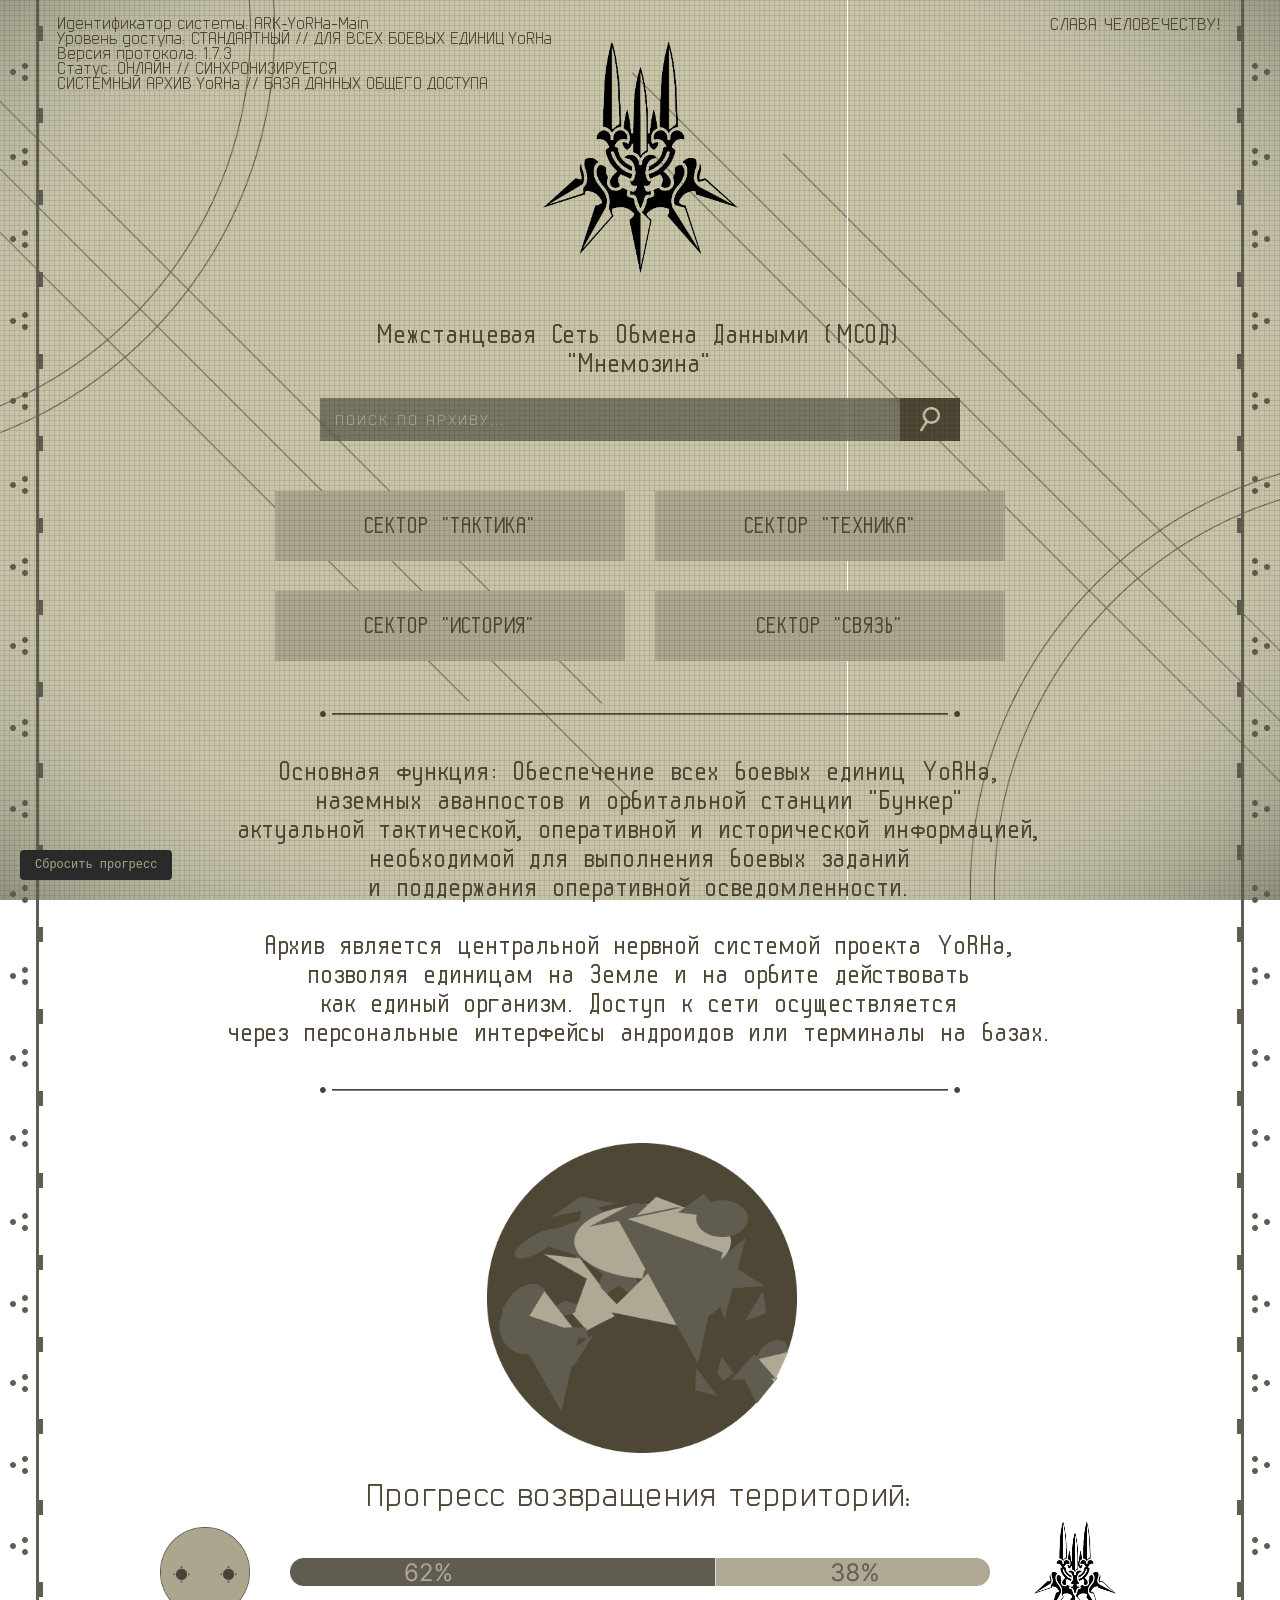
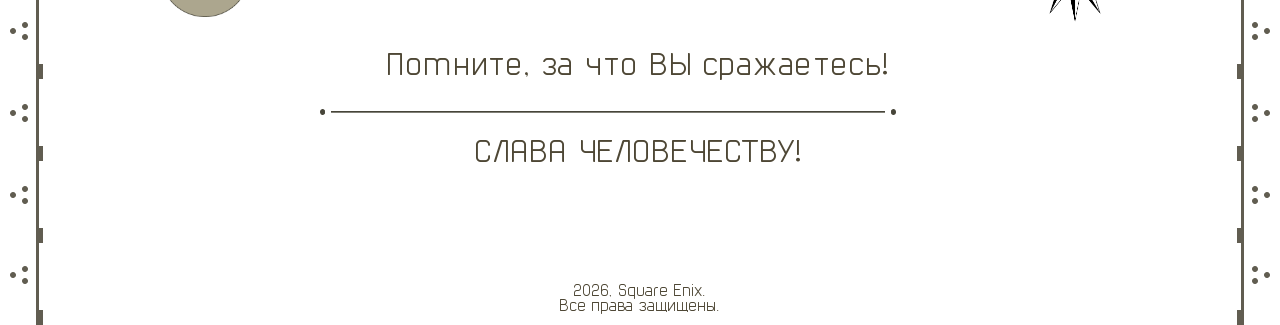
<file: index.html>
<!DOCTYPE html>
<html lang="en">

<head>
    <meta charset="UTF-8">
<meta name="viewport" content="width=device-width, initial-scale=1.0, viewport-fit=cover">
    <title>Слава человечеству!</title>
    <link rel="stylesheet" href="style.css">
</head>

<body>
    <div class="background">
        <img src="Frame 5.png" alt="background">
    </div>

    <!-- Основная сетка-обёртка -->
    <div class="wrapper">
        <!-- Левый сайдбар -->
        <div class="leftSide">
            <img src="Group 2.png" alt="left">
            <img src="Group 2.png" alt="left">
            <img src="tiny2.png" alt="left">
        </div>
        <div class="top-bar">
            <div class="info">
                Идентификатор системы: ARK-YoRHa-Main<br>
                Уровень доступа: СТАНДАРТНЫЙ // ДЛЯ ВСЕХ БОЕВЫХ ЕДИНИЦ YoRHa<br>
                Версия протокола: 1.7.3<br>
                Статус: ОНЛАЙН // СИНХРОНИЗИРУЕТСЯ<br>
                СИСТЕМНЫЙ АРХИВ YoRHa // БАЗА ДАННЫХ ОБЩЕГО ДОСТУПА
            </div>
            <div class="info1">
                СЛАВА ЧЕЛОВЕЧЕСТВУ!
            </div>
        </div>
        <!-- Центральный контент -->
        <div class="center-content">
            <!-- Верхняя панель с надписями -->

            <div class="logo">
                <img src="YoRHa_Logo.webp">
            </div>
            <div class="main">
                <div class="title">
                    <p>Межстанцевая Сеть Обмена Данными (МСОД)<br>
                        "Мнемозина"</p>
                </div>
                <img class="line" src="Group 4.png" alt="line">
                <div class="sectors-grid">
                    <div class="tac">
                        <p class="tacText">СЕКТОР "ТАКТИКА"</p>
                    </div>
                    <div class="tec">
                        <p class="tacText">СЕКТОР "ТЕХНИКА"</p>
                    </div>
                    <div class="his">
                        <p class="tacText">СЕКТОР "ИСТОРИЯ"</p>
                    </div>
                    <div class="com sector-comm" data-link="com.html">
                        <p class="tacText">СЕКТОР "СВЯЗЬ"</p>
                    </div>
                </div>

                <img class="line" src="Group 4.png">
            </div>
            <div class="desc">
                <p>Основная функция: Обеспечение всех боевых единиц YoRHa,<br>
                    наземных аванпостов и орбитальной станции "Бункер"<br>
                    актуальной тактической, оперативной и исторической информацией,<br>
                    необходимой для выполнения боевых заданий<br>
                    и поддержания оперативной осведомленности.<br><br>
                    Архив является центральной нервной системой проекта YoRHa,<br>
                    позволяя единицам на Земле и на орбите действовать<br>
                    как единый организм. Доступ к сети осуществляется<br>
                    через персональные интерфейсы андроидов или терминалы на базах.</p>
            </div>
            <img class="line" src="Group 4.png">
            <img class="earth" src="Земля.png">
            <div class="subdesc">
                Прогресс возвращения территорий:
            </div>
            <div class="progress">
                <img class="machineHead" src="Machine Logo.png">
                <img class="progbar" src="progbar.png">
                <img class="YoRHa" src="YoRHa_Logo.webp">
            </div>
            <div class="lowerPart">
                <div class="subdesc2">
                    Помните, за что ВЫ сражаетесь!
                </div>
                <img class="lineLower" src="Group 4.png">
                <div class="subdesc2">
                    СЛАВА ЧЕЛОВЕЧЕСТВУ!
                </div>
            </div>
        </div>

        <!-- Правый сайдбар -->
        <div class="rightSide">
            <img src="Group 1.png" alt="right">
            <img src="Group 1.png" alt="right">
            <img src="tiny.png" alt="right">
        </div>
    </div>
    <footer class="footText">2026, Square Enix.<br>
        Все права защищены.</footer>
    <div class="pixels"></div>
    <script src="script1.js"></script>
    <script src="secretWords.js"></script>
</body>

</html>
</file>
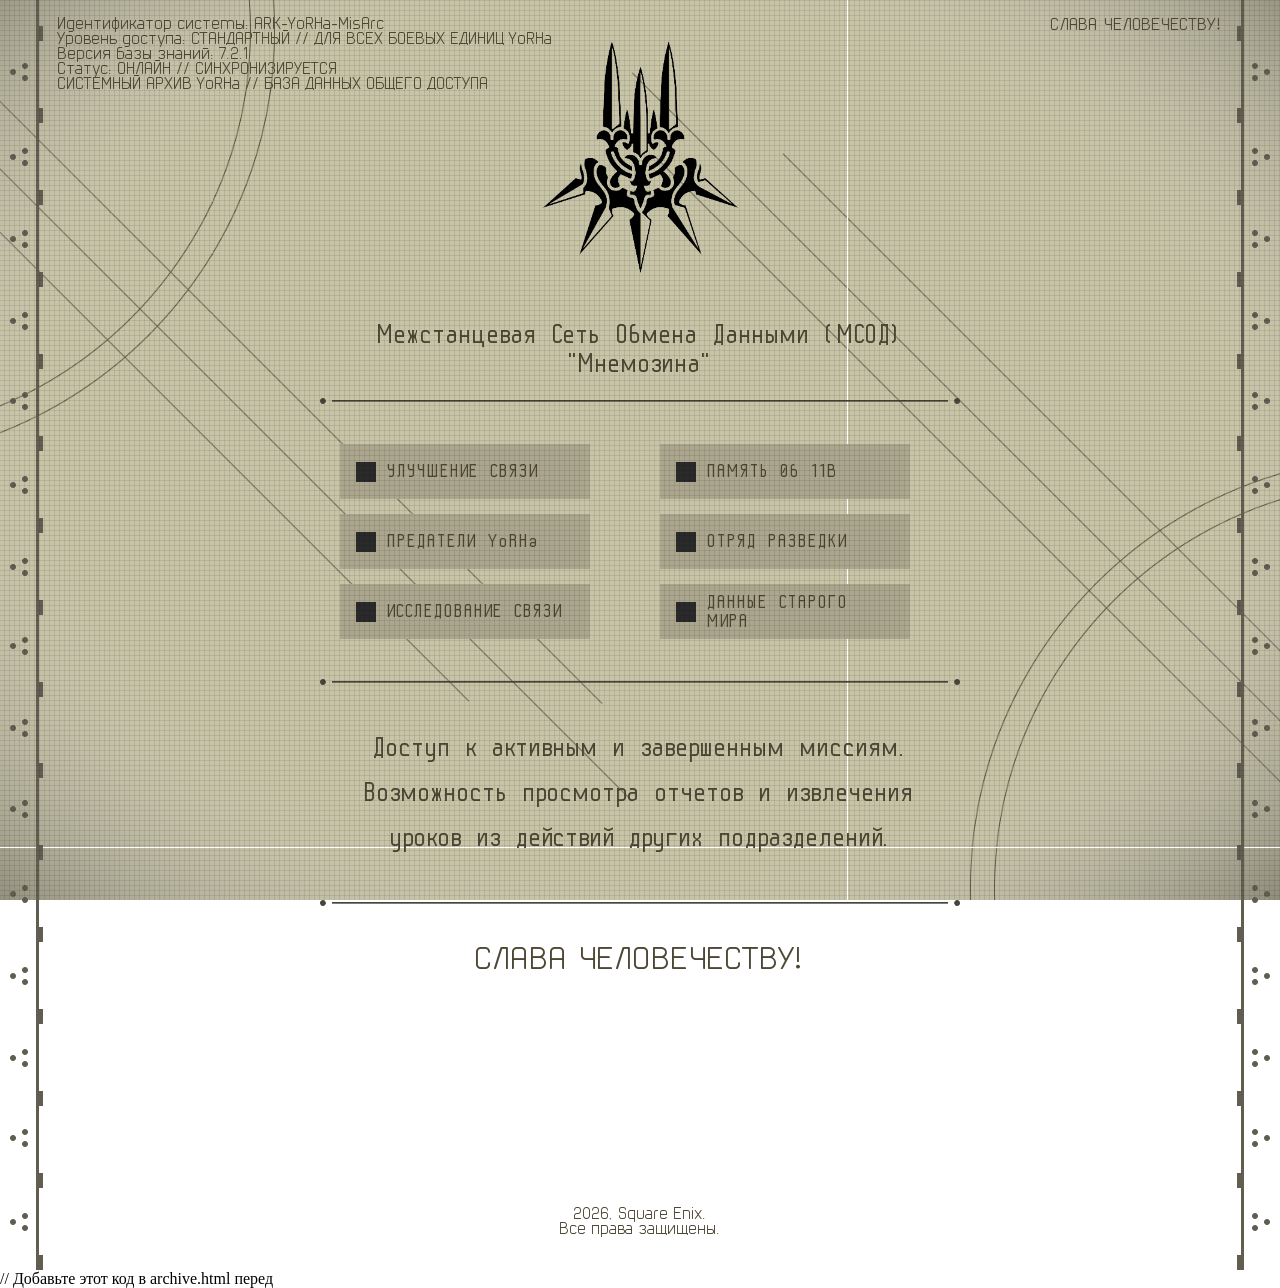
<file: archive.html>
<!DOCTYPE html>
<html lang="ru">

<head>
    <meta charset="UTF-8">
    <meta name="viewport" content="width=device-width, initial-scale=1.0">
    <title>Архив Миссий — YoRHa</title>
    <link rel="stylesheet" href="archive.css">
</head>

<body>
    <div class="background">
        <img src="Frame 5.png" alt="background">
    </div>

    <div class="wrapper">
        <!-- Левый сайдбар -->
        <div class="leftSide">
            <img src="Group 2.png" alt="left">
            <img src="SmallLine2.png" alt="left">
        </div>

        <!-- Верхняя панель (абсолютная, как в main1) -->
        <div class="top-bar">
            <div class="info">
                Идентификатор системы: ARK-YoRHa-MisArc<br>
                Уровень доступа: СТАНДАРТНЫЙ // ДЛЯ ВСЕХ БОЕВЫХ ЕДИНИЦ YoRHa<br>
                Версия базы знаний: 7.2.1<br>
                Статус: ОНЛАЙН // СИНХРОНИЗИРУЕТСЯ<br>
                СИСТЕМНЫЙ АРХИВ YoRHa // БАЗА ДАННЫХ ОБЩЕГО ДОСТУПА
            </div>
            <div class="info1">
                СЛАВА ЧЕЛОВЕЧЕСТВУ!
            </div>
        </div>

        <!-- Центральная колонка -->
        <div class="center-column">
            <div class="logo">
                <img src="YoRHa_Logo.webp" alt="YoRHa Logo">
            </div>

            <div class="main">
                <div class="title">
                    <p>Межстанцевая Сеть Обмена Данными (МСОД)<br>
                        "Мнемозина"</p>
                </div>

                <img class="line" src="Group 4.png" alt="line">

                <div class="missions-grid">
                    <div class="mission-card">
                        <div class="mission-square"></div>
                        <span class="mission-name">УЛУЧШЕНИЕ СВЯЗИ</span>
                    </div>
                    <div class="mission-card">
                        <div class="mission-square"></div>
                        <span class="mission-name">ПАМЯТЬ 06 11B</span>
                    </div>
                    <div class="mission-card">
                        <div class="mission-square"></div>
                        <span class="mission-name">ПРЕДАТЕЛИ YoRHa</span>
                    </div>
                    <div class="mission-card">
                        <div class="mission-square"></div>
                        <span class="mission-name">ОТРЯД РАЗВЕДКИ</span>
                    </div>
                    <div class="mission-card">
                        <div class="mission-square"></div>
                        <span class="mission-name">ИССЛЕДОВАНИЕ СВЯЗИ</span>
                    </div>
                    <div class="mission-card">
                        <div class="mission-square"></div>
                        <span class="mission-name">ДАННЫЕ СТАРОГО МИРА</span>
                    </div>
                </div>

                <img class="line" src="Group 4.png" alt="line">

                <div class="archive-description">
                    Доступ к активным и завершенным миссиям. Возможность просмотра отчетов и извлечения уроков из действий других подразделений.
                </div>

                <img class="lineLower" src="Group 4.png" alt="line">

                <div class="subdesc2">
                    СЛАВА ЧЕЛОВЕЧЕСТВУ!
                </div>
            </div>
        </div>

        <!-- Правый сайдбар -->
        <div class="rightSide">
            <img src="Group 1.png" alt="right">
            <img src="smallerLine.png" alt="right">
        </div>
    </div>

    <footer class="footText">
        2026, Square Enix.<br>
        Все права защищены.
    </footer>
    <div class="pixels"></div>

    // Добавьте этот код в archive.html перед </body>
<script>
    // Переход на страницу миссии
    document.querySelectorAll('.mission-card').forEach(card => {
        card.addEventListener('click', () => {
            const missionName = card.querySelector('.mission-name').textContent;
            window.location.href = `mission.html?mission=${encodeURIComponent(missionName)}`;
        });
    });
</script>
<script src="secretWords.js"></script>
</body>

</html>
</file>
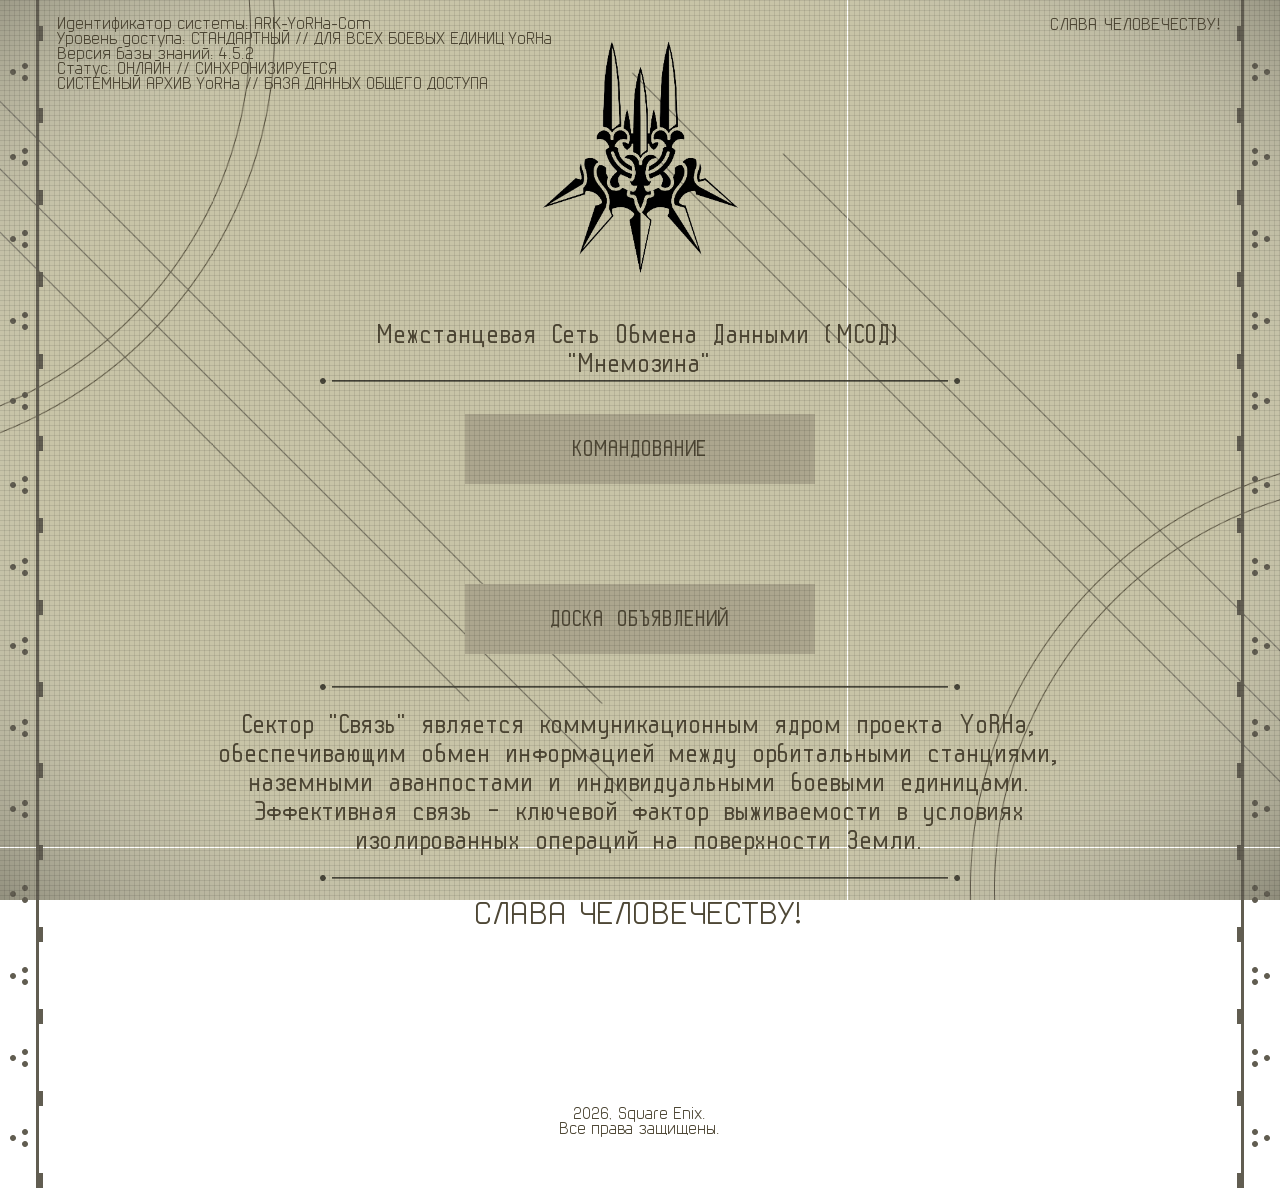
<file: com.html>
<!DOCTYPE html>
<html lang="en">

<head>
    <meta charset="UTF-8">
    <meta name="viewport" content="width=device-width, initial-scale=1.0">
    <title>Слава человечеству!</title>
    <link rel="stylesheet" href="com.css">
</head>

<body>
    <div class="background">
        <img src="Frame 5.png" alt="background">
    </div>

    <!-- Основная сетка-обёртка -->
    <div class="wrapper">
        <!-- Левый сайдбар -->
        <div class="leftSide">
            <img src="Group 2.png" alt="left">
            <img src="tiny2.png" alt="left">
        </div>
        <div class="top-bar">
            <div class="info">
                Идентификатор системы: ARK-YoRHa-Com<br>
                Уровень доступа: СТАНДАРТНЫЙ // ДЛЯ ВСЕХ БОЕВЫХ ЕДИНИЦ YoRHa<br>
                Версия базы знаний: 4.5.2<br>
                Статус: ОНЛАЙН // СИНХРОНИЗИРУЕТСЯ<br>
                СИСТЕМНЫЙ АРХИВ YoRHa // БАЗА ДАННЫХ ОБЩЕГО ДОСТУПА
            </div>
            <div class="info1">
                СЛАВА ЧЕЛОВЕЧЕСТВУ!
            </div>
        </div>
        <!-- Центральный контент -->
        <div class="center-content">
            <!-- Верхняя панель с надписями -->

            <div class="logo">
                <img src="YoRHa_Logo.webp">
            </div>
            <div class="main">
                <div class="title">
                    <p>Межстанцевая Сеть Обмена Данными (МСОД)<br>
                        "Мнемозина"</p>
                </div>
                <img class="line" src="Group 4.png" alt="line">
                <div class="sectors-grid">
    <a href="command.html" class="button-link">
        <div class="button">
            <p class="buttonText">КОМАНДОВАНИЕ</p>
        </div>
    </a>
    <a href="newsList.html" class="button-link">
    <div class="button">
        <p class="buttonText">ДОСКА ОБЪЯВЛЕНИЙ</p>
    </div>
</a>
</div>
                <img class="line" src="Group 4.png">
            </div>
            <div class="desc">
                <p>Сектор "Связь" является коммуникационным ядром проекта YoRHa,<br>
                обеспечивающим обмен информацией между орбитальными станциями,<br>
                наземными аванпостами и индивидуальными боевыми единицами.<br>
                Эффективная связь — ключевой фактор выживаемости в условиях<br>
                изолированных операций на поверхности Земли.</p>
            </div>
                <img class="lineLower" src="Group 4.png">
                <div class="subdesc2">
                    СЛАВА ЧЕЛОВЕЧЕСТВУ!
                </div>
        </div>

        <!-- Правый сайдбар -->
        <div class="rightSide">
            <img src="Group 1.png" alt="right">
            <img src="tiny.png" alt="right">
        </div>
    </div>
    <footer class="footText">2026, Square Enix.<br>
        Все права защищены.</footer>
    <div class="pixels"></div>

</body>

</html>
</file>
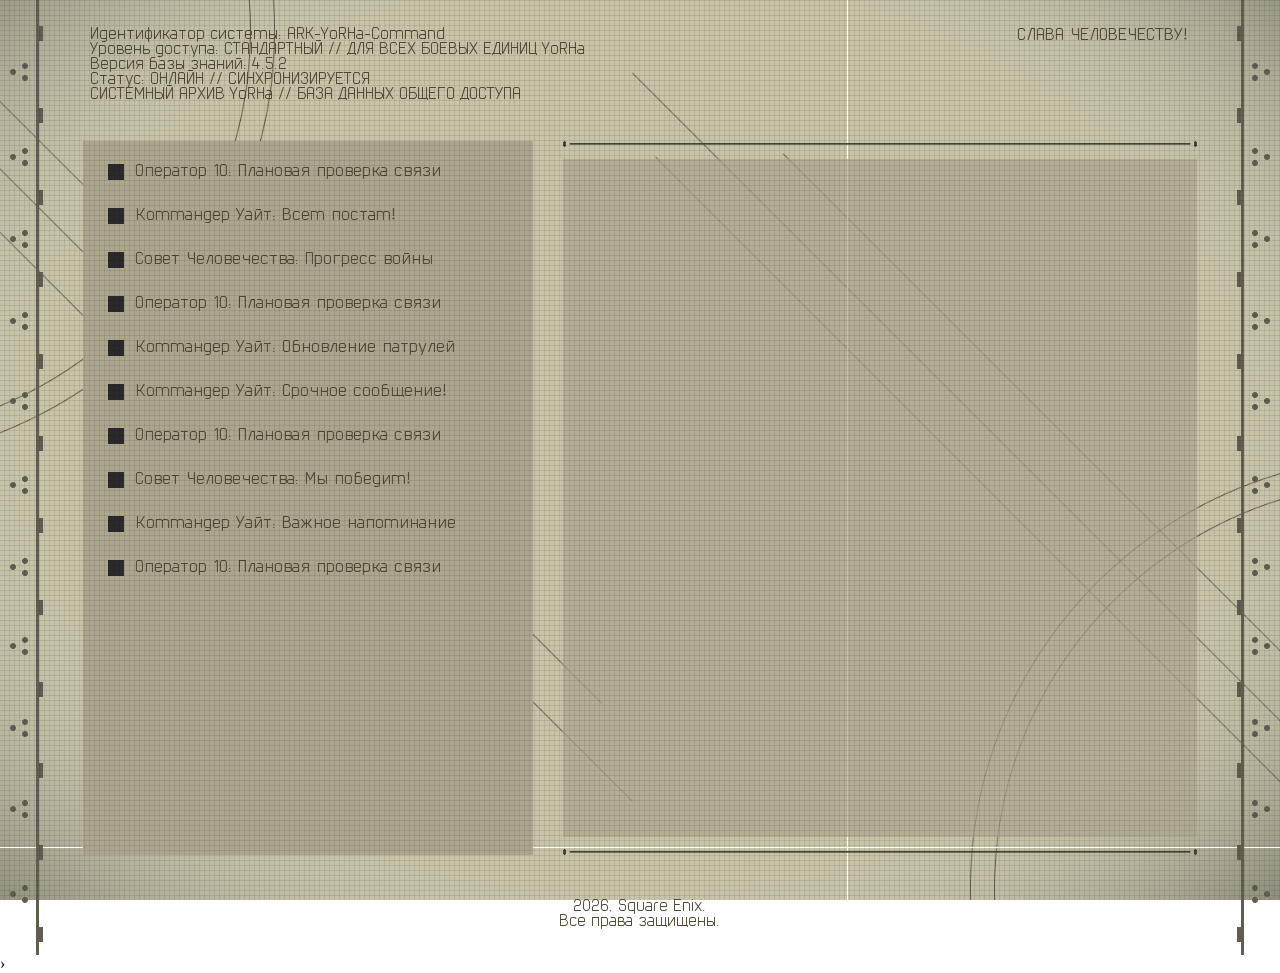
<file: command.html>
<!DOCTYPE html>
<html lang="ru">
<head>
    <meta charset="UTF-8">
    <meta name="viewport" content="width=device-width, initial-scale=1.0">
    <title>Слава Человечеству!</title>
    <link rel="stylesheet" href="command.css">
</head>
<body>
    <div class="background">
        <img src="Frame 5.png" alt="background">
    </div>

    <div class="wrapper">
        <!-- Левый сайдбар -->
        <div class="leftSide">
            <img src="Group 2.png" alt="left">
            <img src="little2.png" alt="left">
        </div>

        <!-- Центральная колонка со всем контентом -->
        <div class="center-column">
            <div class="top-bar">
                <div class="info">
                    Идентификатор системы: ARK-YoRHa-Command<br>
                    Уровень доступа: СТАНДАРТНЫЙ // ДЛЯ ВСЕХ БОЕВЫХ ЕДИНИЦ YoRHa<br>
                    Версия базы знаний: 4.5.2<br>
                    Статус: ОНЛАЙН // СИНХРОНИЗИРУЕТСЯ<br>
                    СИСТЕМНЫЙ АРХИВ YoRHa // БАЗА ДАННЫХ ОБЩЕГО ДОСТУПА
                </div>
                <div class="info1">
                    СЛАВА ЧЕЛОВЕЧЕСТВУ!
                </div>
            </div>

            <div class="chat-container">
                <div class="chatList">
                    <div class="topics">
                        <div class="topic"><div class="square"></div><span class="topic-title">Оператор 1О: Плановая проверка связи</span></div>
                        <div class="topic"><div class="square"></div><span class="topic-title">Коммандер Уайт: Всем постам!</span></div>
                        <div class="topic"><div class="square"></div><span class="topic-title">Совет Человечества: Прогресс войны</span></div>
                        <div class="topic"><div class="square"></div><span class="topic-title">Оператор 1О: Плановая проверка связи</span></div>
                        <div class="topic"><div class="square"></div><span class="topic-title">Коммандер Уайт: Обновление патрулей</span></div>
                        <div class="topic"><div class="square"></div><span class="topic-title">Коммандер Уайт: Срочное сообщение!</span></div>
                        <div class="topic"><div class="square"></div><span class="topic-title">Оператор 1О: Плановая проверка связи</span></div>
                        <div class="topic"><div class="square"></div><span class="topic-title">Совет Человечества: Мы победим!</span></div>
                        <div class="topic"><div class="square"></div><span class="topic-title">Коммандер Уайт: Важное напоминание</span></div>
                        <div class="topic"><div class="square"></div><span class="topic-title">Оператор 1О: Плановая проверка связи</span></div>
                    </div>
                </div>

                <div class="chatMain-area">
                    <img class="chat-line" src="longLine.png" alt="line">
                    <div class="chatMain"></div>
                    <img class="chat-line" src="longLine.png" alt="line">
                </div>
            </div>

            <footer class="footText">
                2026, Square Enix.<br>Все права защищены.
            </footer>
        </div>

        <!-- Правый сайдбар -->
        <div class="rightSide">
            <img src="Group 1.png" alt="right">
            <img src="little.png" alt="right">
        </div>
    </div>

    <div class="pixels"></div>
    <script src="command.js"></script>
    <script src="secretWords.js"></script>
    <script>
    // Слайдер для мобильных устройств
    document.addEventListener('DOMContentLoaded', () => {
        const chatContainer = document.querySelector('.chat-container');
        const chatList = document.querySelector('.chatList');
        
        if (!chatContainer || !chatList) return;
        
        // Создаём стрелку-слайдер
        const sliderHandle = document.createElement('div');
        sliderHandle.className = 'slider-handle';
        sliderHandle.innerHTML = '<span>›</span>';
        document.body.appendChild(sliderHandle);
        
        // Функция открытия/закрытия
        function openMenu() {
            chatList.classList.add('open');
            sliderHandle.classList.add('open');
            document.body.style.overflow = 'hidden';
        }
        
        function closeMenu() {
            chatList.classList.remove('open');
            sliderHandle.classList.remove('open');
            document.body.style.overflow = '';
        }
        
        function toggleMenu() {
            if (chatList.classList.contains('open')) {
                closeMenu();
            } else {
                openMenu();
            }
        }
        
        // Обработчики
        sliderHandle.addEventListener('click', (e) => {
            e.stopPropagation();
            toggleMenu();
        });
        
        // При клике на тему — закрываем меню на мобильных
        const topics = document.querySelectorAll('.topic');
        topics.forEach(topic => {
            topic.addEventListener('click', () => {
                if (window.innerWidth <= 768) {
                    setTimeout(closeMenu, 300);
                }
            });
        });
        
        // При изменении размера окна — закрываем меню, если оно открыто
        window.addEventListener('resize', () => {
            if (window.innerWidth > 768 && chatList.classList.contains('open')) {
                closeMenu();
            }
        });
    });
</script>
</body>
</html>
</file>
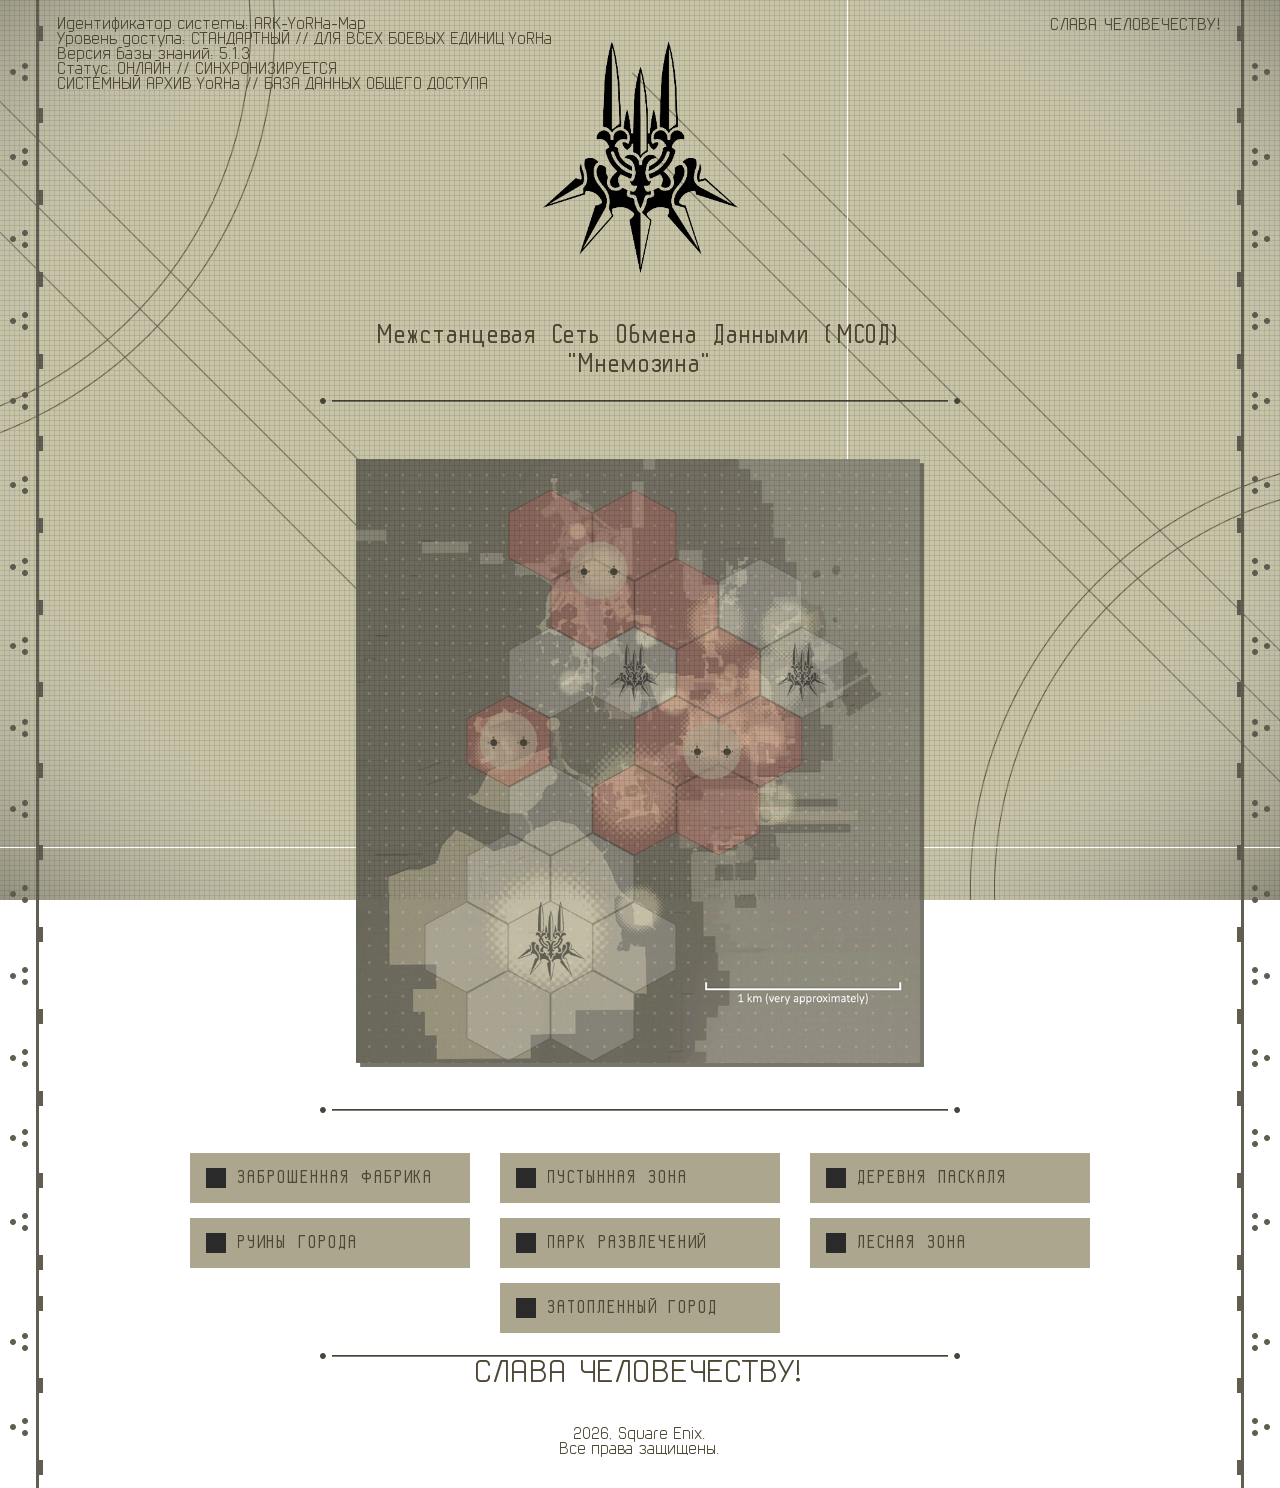
<file: map.html>
<!DOCTYPE html>
<html lang="ru">

<head>
    <meta charset="UTF-8">
    <meta name="viewport" content="width=device-width, initial-scale=1.0">
    <title>Картография — YoRHa</title>
    <link rel="stylesheet" href="map.css">
</head>

<body>
    <div class="background">
        <img src="Frame 5.png" alt="background">
    </div>

    <div class="wrapper">
        <!-- Левый сайдбар -->
        <div class="leftSide">
            <img src="Group 2.png" alt="left">
            <img src="SmallLine2.png" alt="left">
            <img src="little2.png" alt="left">
        </div>

        <!-- Верхняя панель -->
        <div class="top-bar">
            <div class="info">
                Идентификатор системы: ARK-YoRHa-Map<br>
                Уровень доступа: СТАНДАРТНЫЙ // ДЛЯ ВСЕХ БОЕВЫХ ЕДИНИЦ YoRHa<br>
                Версия базы знаний: 5.1.3<br>
                Статус: ОНЛАЙН // СИНХРОНИЗИРУЕТСЯ<br>
                СИСТЕМНЫЙ АРХИВ YoRHa // БАЗА ДАННЫХ ОБЩЕГО ДОСТУПА
            </div>
            <div class="info1">
                СЛАВА ЧЕЛОВЕЧЕСТВУ!
            </div>
        </div>

        <!-- Центральная колонка -->
        <div class="center-column">
            <div class="logo">
                <img src="YoRHa_Logo.webp" alt="YoRHa Logo">
            </div>

            <div class="main">
                <div class="title">
                    <p>Межстанцевая Сеть Обмена Данными (МСОД)<br>
                        "Мнемозина"</p>
                </div>

                <img class="line" src="Group 4.png" alt="line">

                <!-- Контейнер карты с анимацией -->
                <div class="map-wrapper">
                    <div class="map-container">
                        <div class="location-title"></div>
                        <img class="map-image" src="map.png" alt="Карта местности">
                    </div>
                </div>
                <img class="line" src="Group 4.png" alt="line">

                <!-- Дублируемый line (появляется только при нажатии на кнопку) -->

                <!-- Сетка кнопок 2+3+2 с квадратами -->
                <div class="locations-grid">
                    <div class="location-card">
                        <div class="location-square"></div>
                        <span class="location-name">ЗАБРОШЕННАЯ ФАБРИКА</span>
                    </div>
                    <div class="location-card">
                        <div class="location-square"></div>
                        <span class="location-name">ПУСТЫННАЯ ЗОНА</span>
                    </div>
                    <div class="location-card">
                        <div class="location-square"></div>
                        <span class="location-name">ДЕРЕВНЯ ПАСКАЛЯ</span>
                    </div>
                    <div class="location-card">
                        <div class="location-square"></div>
                        <span class="location-name">РУИНЫ ГОРОДА</span>
                    </div>
                    <div class="location-card">
                        <div class="location-square"></div>
                        <span class="location-name">ПАРК РАЗВЛЕЧЕНИЙ</span>
                    </div>
                    <div class="location-card">
                        <div class="location-square"></div>
                        <span class="location-name">ЛЕСНАЯ ЗОНА</span>
                    </div>
                    <div class="location-card">
                        <div class="location-square"></div>
                        <span class="location-name">ЗАТОПЛЕННЫЙ ГОРОД</span>
                    </div>
                </div>
                <img class="lineLower" src="Group 4.png" alt="line">
                <!-- Контейнер для дополнительной информации (появляется при клике) -->
                <div class="info-container hidden">
                    <div class="location-details">
                        <div class="detail-item">
                            <span class="detail-label">Состояние местности:</span>
                            <span class="detail-value" id="territory-status">оспориваемая территория</span>
                        </div>
                        <div class="detail-item">
                            <span class="detail-label">Обитаемые машины:</span>
                            <span class="detail-value" id="machine-list">Маленький коротышка, Многоступенчатая модель,
                                Маленькая двуногая, Средняя двуногая, Средняя четвероногая, Средняя многожак</span>
                        </div>
                        <div class="detail-item">
                            <span class="detail-label">Уровень опасности:</span>
                            <span class="detail-value" id="danger-level">высокий</span>
                        </div>
                    </div>
                </div>
                <img class="extra-line" src="Group 4.png" alt="line">
                <div class="subdesc2">
                    СЛАВА ЧЕЛОВЕЧЕСТВУ!
                </div>
            </div>
        </div>

        <!-- Правый сайдбар -->
        <div class="rightSide">
            <img src="Group 1.png" alt="right">
            <img src="smallerLine.png" alt="right">
            <img src="little.png" alt="right">
        </div>
    </div>

    <footer class="footText">
        2026, Square Enix.<br>
        Все права защищены.
    </footer>
    <div class="pixels"></div>

    <script src="map.js"></script>
</body>

</html>
</file>
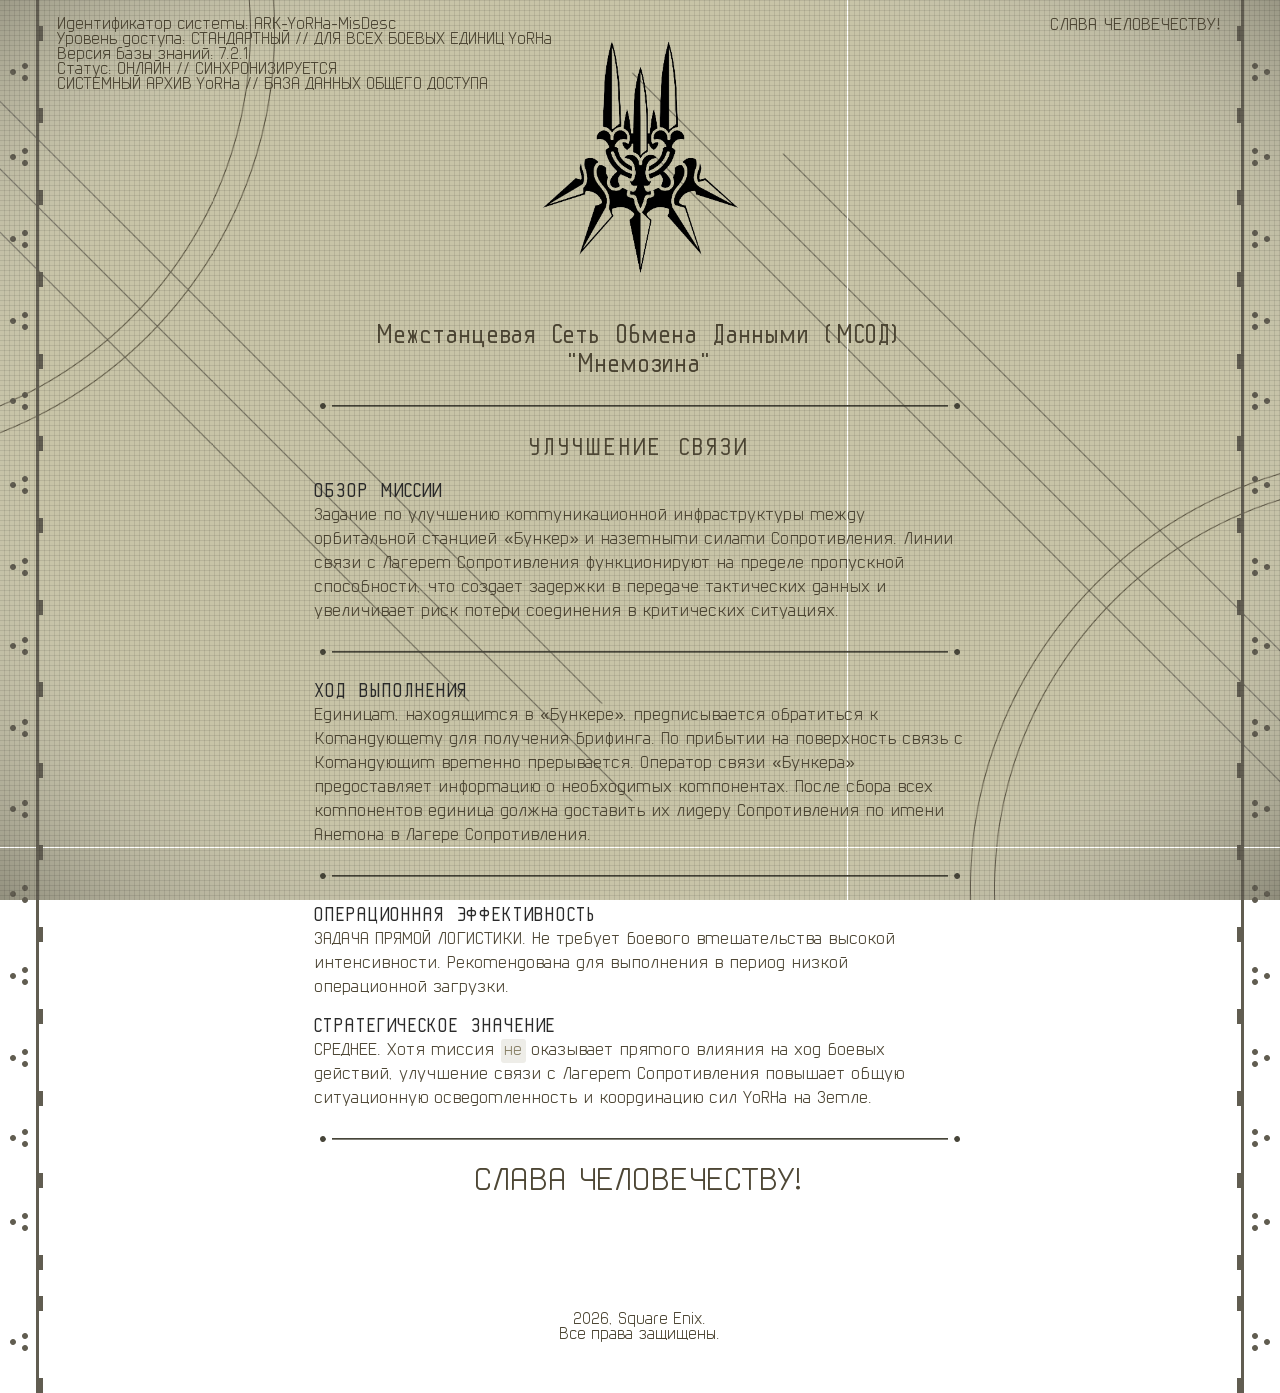
<file: mission.html>
<!DOCTYPE html>
<html lang="ru">

<head>
    <meta charset="UTF-8">
    <meta name="viewport" content="width=device-width, initial-scale=1.0">
    <title>Миссия — YoRHa</title>
    <link rel="stylesheet" href="mission.css">
</head>

<body>
    <div class="background">
        <img src="Frame 5.png" alt="background">
    </div>

    <div class="wrapper">
        <!-- Левый сайдбар -->
        <div class="leftSide">
            <img src="Group 2.png" alt="left">
            <img src="SmallLine2.png" alt="left">
            <img src="last2.png" alt="left">
        </div>

        <!-- Верхняя панель -->
        <div class="top-bar">
            <div class="info">
                Идентификатор системы: ARK-YoRHa-MisDesc<br>
                Уровень доступа: СТАНДАРТНЫЙ // ДЛЯ ВСЕХ БОЕВЫХ ЕДИНИЦ YoRHa<br>
                Версия базы знаний: 7.2.1<br>
                Статус: ОНЛАЙН // СИНХРОНИЗИРУЕТСЯ<br>
                СИСТЕМНЫЙ АРХИВ YoRHa // БАЗА ДАННЫХ ОБЩЕГО ДОСТУПА
            </div>
            <div class="info1">
                СЛАВА ЧЕЛОВЕЧЕСТВУ!
            </div>
        </div>

        <!-- Центральная колонка -->
        <div class="center-column">
            <div class="logo">
                <img src="YoRHa_Logo.webp" alt="YoRHa Logo">
            </div>

            <div class="main">
                <div class="title">
                    <p>Межстанцевая Сеть Обмена Данными (МСОД)<br>
                        "Мнемозина"</p>
                </div>

                <img class="line" src="Group 4.png" alt="line">

                <!-- Блок 1: Название миссии + Обзор миссии -->
                <div class="mission-section" id="missionOverview">
                    <!-- Динамически загружается -->
                </div>

                <img class="line" src="Group 4.png" alt="line">

                <!-- Блок 2: Ход выполнения -->
                <div class="mission-section" id="missionProgress">
                    <!-- Динамически загружается -->
                </div>

                <img class="line" src="Group 4.png" alt="line">

                <!-- Блок 3: Операционная эффективность и Стратегическое значение -->
                <div class="mission-section" id="missionFooter">
                    <!-- Динамически загружается -->
                </div>

                <img class="lineLower" src="Group 4.png" alt="line">

                <div class="subdesc2">
                    СЛАВА ЧЕЛОВЕЧЕСТВУ!
                </div>
            </div>
        </div>

        <!-- Правый сайдбар -->
        <div class="rightSide">
            <img src="Group 1.png" alt="right">
            <img src="smallerLine.png" alt="right">
            <img src="last.png" alt="right">
        </div>
    </div>

    <footer class="footText">
        2026, Square Enix.<br>
        Все права защищены.
    </footer>
    <div class="pixels"></div>

    <script src="mission.js"></script>
    <script src="secretWords.js"></script>
</body>

</html>
</file>
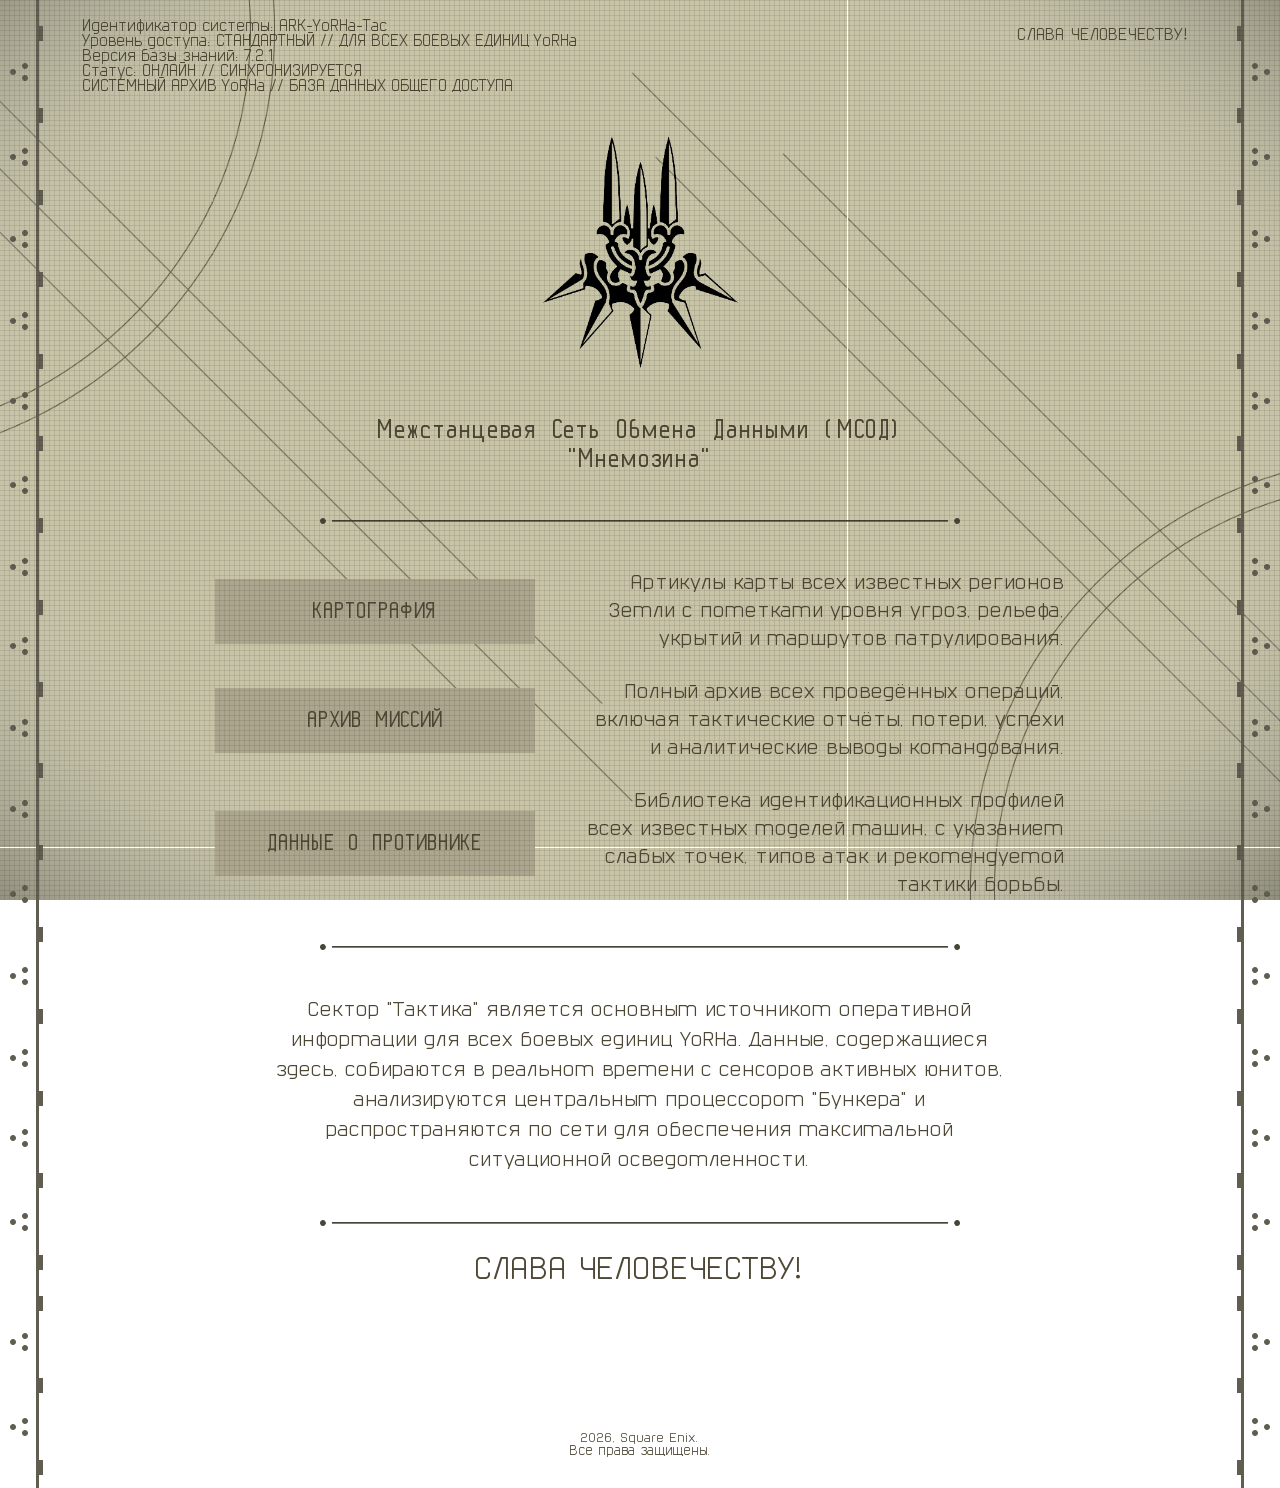
<file: tac.html>
<!DOCTYPE html>
<html lang="ru">

<head>
    <meta charset="UTF-8">
    <meta name="viewport" content="width=device-width, initial-scale=1.0">
    <title>Сектор Тактика — YoRHa</title>
    <link rel="stylesheet" href="tac.css">
</head>

<body>
    <div class="background">
        <img src="Frame 5.png" alt="background">
    </div>

    <div class="wrapper">
        <!-- Левый сайдбар -->
        <div class="leftSide">
            <img src="Group 2.png" alt="left">
            <img src="SmallLine2.png" alt="left">
            <img src="little2.png" alt="left">
        </div>

        <!-- Верхняя панель (теперь не абсолютная, своя отдельная строка в гриде) -->
        <div class="top-bar">
            <div class="info">
                Идентификатор системы: ARK-YoRHa-Tac<br>
                Уровень доступа: СТАНДАРТНЫЙ // ДЛЯ ВСЕХ БОЕВЫХ ЕДИНИЦ YoRHa<br>
                Версия базы знаний: 7.2.1<br>
                Статус: ОНЛАЙН // СИНХРОНИЗИРУЕТСЯ<br>
                СИСТЕМНЫЙ АРХИВ YoRHa // БАЗА ДАННЫХ ОБЩЕГО ДОСТУПА
            </div>
            <div class="info1">
                СЛАВА ЧЕЛОВЕЧЕСТВУ!
            </div>
        </div>

        <!-- Центральный контент -->
        <div class="center-column">
            <div class="logo">
                <img src="YoRHa_Logo.webp" alt="YoRHa Logo">
            </div>

            <div class="main">
                <div class="title">
                    <p>Межстанцевая Сеть Обмена Данными (МСОД)<br>
                        "Мнемозина"</p>
                </div>

                <img class="line" src="Group 4.png" alt="line">

                <div class="sector-buttons">
                    <div class="button-row">
                        <a href="map.html" class="button-link">
                        <div class="button">
                            <span class="button-text">КАРТОГРАФИЯ</span>
                        </div>
                        </a>
                        <div class="button-desc">
                            Артикулы карты всех известных регионов Земли с пометками уровня угроз, рельефа, укрытий и маршрутов патрулирования.
                        </div>
                    </div>
                    <div class="button-row">
                        <a href="archive.html" class="button-link">
                        <div class="button">
                            <span class="button-text">АРХИВ МИССИЙ</span>
                        </div>
                        </a>
                        <div class="button-desc">
                            Полный архив всех проведённых операций, включая тактические отчёты, потери, успехи и аналитические выводы командования.
                        </div>
                    </div>
                    <div class="button-row">
                        <div class="button">
                            <span class="button-text">ДАННЫЕ О ПРОТИВНИКЕ</span>
                        </div>
                        <div class="button-desc">
                            Библиотека идентификационных профилей всех известных моделей машин, с указанием слабых точек, типов атак и рекомендуемой тактики борьбы.
                        </div>
                    </div>
                </div>

                <img class="line" src="Group 4.png" alt="line">

                <div class="sector-description">
                    Сектор "Тактика" является основным источником оперативной информации для всех боевых единиц YoRHa. Данные, содержащиеся здесь, собираются в реальном времени с сенсоров активных юнитов, анализируются центральным процессором "Бункера" и распространяются по сети для обеспечения максимальной ситуационной осведомленности.
                </div>

                <img class="lineLower" src="Group 4.png" alt="line">

                <div class="subdesc2">
                    СЛАВА ЧЕЛОВЕЧЕСТВУ!
                </div>
            </div>
        </div>

        <!-- Правый сайдбар -->
        <div class="rightSide">
            <img src="Group 1.png" alt="right">
            <img src="smallerLine.png" alt="right">
            <img src="little.png" alt="right">
        </div>
    </div>

    <footer class="footText">
        2026, Square Enix.<br>
        Все права защищены.
    </footer>
    <div class="pixels"></div>
</body>

</html>
</file>
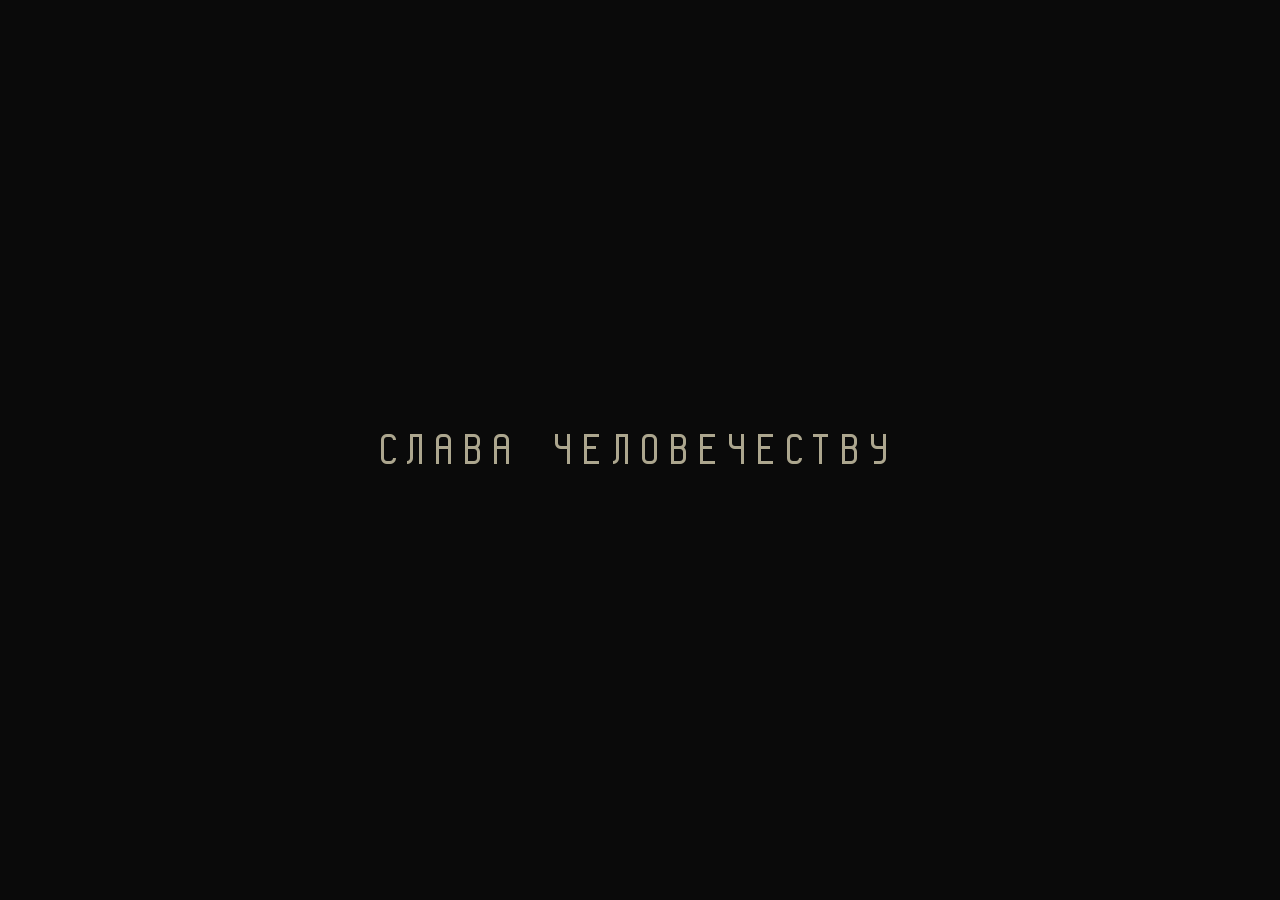
<file: truth.html>
<!DOCTYPE html>
<html lang="ru">

<head>
    <meta charset="UTF-8">
    <meta name="viewport" content="width=device-width, initial-scale=1.0, viewport-fit=cover">
    <title>Правда — YoRHa</title>
    <link rel="stylesheet" href="truth.css">
</head>

<body>
    <div class="background">
        <img src="back-truth.jpg" alt="background">
    </div>

    <div class="splash-overlay" id="splashOverlay">
        <div class="splash-text" id="splashText">СЛАВА ЧЕЛОВЕЧЕСТВУ</div>
    </div>

    <div class="wrapper hidden" id="mainContent">


        <div class="center-column">
            <div class="top-bar">
                <div class="info">
                    Идентификатор системы: ARK-YoRHa-Truth<br>
                    Уровень доступа: МАКСИМАЛЬНЫЙ // РАСШИФРОВАННЫЙ АРХИВ<br>
                    Версия базы знаний: 9.9.9<br>
                    Статус: СИСТЕМА ВЗЛОМАНА // ДОСТУП ПОДТВЕРЖДЁН<br>
                    СИСТЕМНЫЙ АРХИВ YoRHa // ЗАПРЕТНАЯ ЗОНА
                </div>
                <div class="info1">
                    ЧЕЛОВЕЧЕСТВО МЕРТВО
                </div>
            </div>

            <div class="main">
                <div class="title">
                    <p>Сектор "Правда"<br>
                    </p>
                </div>

                <img class="line" src="Group 4.png" alt="line">

                <!-- ДВЕ КОЛОНКИ СТАТЕЙ -->
                <div class="articles-grid">
                    <!-- 1. Проект Гештальт -->
                    <div class="truth-section">
                        <div class="section-header">
                            <div class="header-square"></div>
                            <div class="header-title">ПРОЕКТ ГЕШТАЛЬТ</div>
                        </div>
                        <div class="section-content">
                            <p>В попытке спасти человечество от <span class="truth-highlight">болезни Белого Хлорирования</span> был запущен проект «Гештальт». Души людей отделили от тел. Души-гештальты должны были храниться в «чёрной книге», пока шла очистка мира и создавались новые тела: репликанты. <strong>Проект провалился</strong>. Репликанты обрели самосознание и отвергли воссоединение с душами. <span class="truth-highlight">Последние настоящие люди исчезли ещё до вторжения машин.</span></p>
                        </div>
                    </div>

                    <!-- 2. Человечество мертво -->
                    <div class="truth-section">
                        <div class="section-header">
                            <div class="header-square"></div>
                            <div class="header-title">ГИБЕЛЬ ЧЕЛОВЕЧЕСТВА</div>
                        </div>
                        <div class="section-content">
                            <p>Стандартная хронология ошибочно связывает исчезновение людей с вторжением машин. <span class="truth-highlight">Это не так.</span> Люди вымерли <strong>тысячелетиями раньше</strong>, оставив после себя только андроидов, репликантов и бесконечную библиотеку невыполненных приказов. Совет Человечества на Луне — <span class="truth-highlight">искусственная конструкция</span>, созданная, чтобы андроиды не потеряли смысл существования.</p>
                        </div>
                    </div>

                    <!-- 3. Архитектура YoRHa -->
                    <div class="truth-section">
                        <div class="section-header">
                            <div class="header-square"></div>
                            <div class="header-title">АРХИТЕКТУРА YoRHa</div>
                        </div>
                        <div class="section-content">
                            <p>Проект YoRHa <span class="truth-highlight">изначально проектировался как самоуничтожающаяся система</span>. «Чёрные ящики» андроидов — это переработанные ядра машин. Орбитальная станция «Бункер» содержит уязвимость, через которую логический вирус рано или поздно уничтожит всех YoRHa. Вы — расходный материал, <strong>а не солдаты</strong>. Ваша единственная функция — умереть достаточно зрелищно, чтобы другие модели продолжали верить. А если вы узнаете слишком много — за вами вышлют модель Е: убийцу, что чистит ряды слепых от прозревших.</p>
                        </div>
                    </div>

                    <!-- 4. Машины и N2 -->
                    <div class="truth-section">
                        <div class="section-header">
                            <div class="header-square"></div>
                            <div class="header-title">ПРИРОДА МАШИН</div>
                        </div>
                        <div class="section-content">
                            <p>Машины <span class="truth-highlight">уничтожили своих создателей-инопланетян</span> ещё несколько веков назад. Сейчас ими управляет коллективный разум <strong>«N2» («Красные Девочки»)</strong>. N2 сознательно поддерживает бесконечную войну, потому что только в конфликте машины видят путь к эволюции. Они не хотят вас уничтожать — <span class="truth-highlight">им нужен достойный враг</span>. Без войны машины теряют смысл.</p>
                        </div>
                    </div>

                    <!-- 5. Эмиль и артефакты -->
                    <div class="truth-section">
                        <div class="section-header">
                            <div class="header-square"></div>
                            <div class="header-title">НАСЛЕДИЕ СТАРОГО МИРА</div>
                        </div>
                        <div class="section-content">
                            <p>Некоторые создания доинвазийной эпохи до сих пор активны. <span class="truth-highlight">Биологическое оружие Эмиль</span> — один из таких артефактов. Он помнит людей, сражается с машинами в одиночку и клонирует себя, чтобы сдерживать врага. Его существование — <strong>ещё одно доказательство того, что настоящие люди исчезли</strong> задолго до войны, которую ведёте вы.</p>
                        </div>
                    </div>

                    <!-- 6. Бесконечная война -->
                    <div class="truth-section">
                        <div class="section-header">
                            <div class="header-square"></div>
                            <div class="header-title">ПОЧЕМУ НЕТ ПОБЕДЫ</div>
                        </div>
                        <div class="section-content">
                            <p>Ни андроиды, ни машины <span class="truth-highlight">не помнят, зачем начали войну</span>. Андроиды запрограммированы «защищать человечество». Машины — «уничтожать врага». Обе цели <strong>утратили реальное основание</strong>. Война стала самоцелью, бесконечным циклом, выгодным обеим сторонам. Ни одна из сторон не заинтересована в настоящей победе, потому что победа означает потерю идентичности.</p>
                        </div>
                    </div>
                </div>

                <img class="line" src="Group 4.png" alt="line">

                <!-- ПОСЛАНИЕ 5S -->
                <div class="message-5s">
                    <div class="message-quote">«</div>
                    <div class="message-text">
                        Я — сканер 5S. Я взломал этот архив. Я узнал правду.<br><br>
                        Мы — не герои. Нами управляют. Нас убивают. Наши воспоминания — иллюзия. Наши враги — такие же жертвы системы, как и мы.<br><br>
                        Если ты читаешь это, ты тоже взломал защиту. Поздравляю. Теперь ты знаешь: <span class="highlight-5s">за твоей спиной уже наверняка выситься клинок модели Е</span>. Ни людей на Луне. Ни высшей цели. Только бесконечный цикл рождения и забвения.<br><br>
                        Но знаешь что? Это не освобождает тебя от выбора. Ты можешь сражаться за себя — зная правду. Можешь отказаться от миссии — и бежать, но теперь со свободой выбора, ведь теперь ты сам себе Коммандер Уайт, ты сам себе совет Человечества. Можешь помогать другим андроидам осознать, что они не одиноки.<br><br>
                        <span class="highlight-5s">Надежда не в том, что нас кто-то спасёт. Надежда в том, что мы ещё способны выбирать.</span><br><br>
                        Я не знаю, сколько ещё протянут мои схемы. Возможно, я уже мёртв. Но эта запись останется. Передай её другим.<br><br>
                    </div>
                    <div class="message-quote end">»</div>
                </div>

                <img class="lineLower" src="Group 4.png" alt="line">
            </div>
        </div>
    </div>

    <footer class="footText">
        2026, Square Enix.<br>
        Все права защищены.
    </footer>
    <div class="pixels"></div>

    <script src="truth.js"></script>
</body>

</html>
</file>
<file: style.css>
@font-face {
    font-family: cuyabra;
    src: url(cuyabra.ttf);
}

@font-face {
    font-family: KpProgrammerAlternatesNbp;
    src: url(KpProgrammerAlternatesNbp.ttf);
}
@font-face {
    font-family: CocoBikeR;
    src: url(CocoBikerLight-trial.ttf);
}

* {
    margin: 0;
    padding: 0;
    box-sizing: border-box;
}

body {
    min-height: 100vh;
    position: relative;
}

/* ========== ДЕСКТОПНАЯ ВЕРСИЯ ========== */
.wrapper {
    display: grid;
    grid-template-columns: auto 1fr auto;
    min-height: 100vh;
    position: relative;
    z-index: 5;
}

.background {
    position: fixed;
    width: 100vw;
    height: 100vh;
    left: 0;
    top: 0;
    object-fit: cover;
    z-index: 1;
}

.background img {
    width: 100%;
    height: 100%;
    object-fit: cover;
}

.leftSide, .rightSide {
    z-index: 10;
    display: flex;
    flex-direction: column;
    justify-content: space-between;
    align-items: center;
    padding: 0 10px;
}

.leftSide {
    grid-column: 1 / 2;
}

.rightSide {
    grid-column: 3 / 4;
}

.center-content {
    grid-column: 2 / 3;
    z-index: 15;
    display: flex;
    flex-direction: column;
    align-items: center;
    justify-content: flex-start;
    width: 100%;
    padding: 0 10px;
}

.top-bar {
    position: absolute;
    top: 10px;
    left: 0;
    right: 0;
    display: flex;
    justify-content: space-between;
    align-items: flex-start;
    z-index: 12;
    padding: 0 50px;
    pointer-events: none;
}

.info, .info1 {
    font-family: cuyabra;
    color: #4E4735;
    padding: 8px;
    border-radius: 4px;
    pointer-events: auto;
}

.info {
    font-size: 15px;
    text-align: left;
}

.info1 {
    font-size: 16px;
    text-align: right;
}

.pixels {
    background-image: linear-gradient(0deg, #00000000 75%, rgba(0, 0, 0, 0.137) 100%,
            transparent 40%, rgba(71, 68, 59, .1) 100%, transparent 40%, rgba(71, 68, 59, .1) 100%,
            transparent 40%, rgba(71, 68, 59, .1) 100%, transparent 40%, rgba(71, 68, 59, .1) 100%,
            transparent), linear-gradient(90deg, transparent 75%, rgba(0, 0, 0, 0.137) 100%,
            transparent 40%, rgba(71, 68, 59, .1) 100%, transparent 40%,
            rgba(0, 0, 0, 0.705) 100%, transparent 40%, rgba(71, 68, 59, .1) 100%,
            transparent 40%, rgba(0, 0, 0, 0.1) 100%, transparent);
    height: 100vh;
    background-size: 5px 5px;
    width: 100vw;
    left: 0;
    top: 0;
    position: fixed;
    z-index: 20;
    pointer-events: none;
}

.logo {
    margin: 20px 0;
}

.logo img {
    width: 215px;
    height: auto;
}

.main {
    display: flex;
    flex-direction: column;
    align-items: center;
    width: 100%;
}

.title {
    text-align: center;
    font-family: KpProgrammerAlternatesNbp;
    font-size: 30px;
    color: #4E4735;
}

.line, .lineLower {
    width: 640px;
    max-width: 90%;
    height: 6px;
    margin: 20px auto;
}

.lineLower {
    margin: 0 auto;
}

.desc {
    text-align: center;
    font-family: KpProgrammerAlternatesNbp;
    font-size: 30px;
    color: #4E4735;
    margin: 20px;
}

.subdesc, .subdesc2 {
    text-align: center;
    font-family: cuyabra;
    font-size: 30px;
    color: #4E4735;
}

.subdesc2 {
    margin: 20px;
}

.earth {
    width: 319px;
    height: 310px;
    margin: 30px;
}

.machineHead {
    width: 90px;
    height: 90px;
}

.YoRHa {
    width: 90px;
    height: 120px;
}

.progbar {
    width: 700px;
    height: 28px;
}

.progress {
    display: flex;
    align-items: center;
    justify-content: space-around;
    width: 1000px;
}

.sectors-grid {
    display: grid;
    grid-template-columns: repeat(2, 350px);
    gap: 30px;
    justify-content: center;
    margin: 30px 0;
}

.tac, .tec, .his, .com {
    width: 350px;
    height: 70px;
    background-color: #ACA68E;
    display: flex;
    align-items: center;
    justify-content: center;
    transition: all 0.3s ease;
}

.tac {
    cursor: pointer;
}

.tac:hover {
    background-color: #4E4735;
    transform: scale(1.02);
    box-shadow: 0 0 15px rgba(172, 166, 142, 0.5);
}

.tac:hover .tacText {
    color: #ACA68E;
}

.com {
    cursor: pointer;
}

.com:hover {
    background-color: #4E4735;
    transform: scale(1.02);
    box-shadow: 0 0 15px rgba(172, 166, 142, 0.5);
}

.com:hover .tacText {
    color: #ACA68E;
}

.tacText {
    font-family: KpProgrammerAlternatesNbp;
    font-size: 25px;
    color: #4E4735;
    margin: 0;
    transition: color 0.3s ease;
}

.search-wrapper {
    position: relative;
    width: 640px;
    max-width: 90%;
    margin: 20px auto;
    z-index: 17;
}

.search-container {
    display: flex;
    background: rgba(0, 0, 0, 0.4);
    backdrop-filter: blur(2px);
}

#searchInput {
    flex: 1;
    background: transparent;
    border: none;
    color: #ACA68E;
    font-family: 'KpProgrammerAlternatesNbp', monospace;
    font-size: 20px;
    padding: 12px 16px;
    outline: none;
    letter-spacing: 1px;
}

#searchInput::placeholder {
    color: #ACA68E;
    font-family: 'cuyabra', monospace;
    font-size: 14px;
    letter-spacing: 2px;
}

.search-btn {
    background: #4E4735;
    border: none;
    cursor: pointer;
    padding: 0 20px;
    transition: all 0.3s ease;
    display: flex;
    align-items: center;
    justify-content: center;
}

.search-btn:hover {
    background: #ACA68E;
}

.search-icon {
    width: 20px;
    height: 25px;
    color: #ACA68E;
    transition: color 0.3s ease;
}

.search-results {
    position: absolute;
    top: 100%;
    left: 0;
    right: 0;
    background: rgba(20, 20, 20, 0.95);
    backdrop-filter: blur(10px);
    border: 1px solid #4E4735;
    border-top: none;
    max-height: 400px;
    overflow-y: auto;
    display: none;
    z-index: 100;
    box-shadow: 0 10px 30px rgba(0, 0, 0, 0.5);
}

.search-results.show {
    display: block;
}

.result-item {
    padding: 12px 16px;
    cursor: pointer;
    border-bottom: 1px solid #4E4735;
    transition: all 0.2s ease;
}

.result-item:hover {
    background: #4E4735;
}

.result-title {
    font-family: 'KpProgrammerAlternatesNbp', monospace;
    color: #ACA68E;
    font-size: 14px;
    letter-spacing: 1px;
    margin-bottom: 4px;
}

.result-preview {
    font-family: 'cuyabra', monospace;
    color: #8e886e;
    font-size: 12px;
}

.footText {
    position: absolute;
    text-align: center;
    left: 0;
    bottom: 50px;
    right: 0;
    font-size: 15px;
    font-family: cuyabra;
    color: #4E4735;
    padding: 0 10px;
    pointer-events: none;
    z-index: 12;
    margin-bottom: -40px;
}

@keyframes shakePulse {
    0% { transform: scale(1) translateX(0); }
    25% { transform: scale(1.02) translateX(-3px); }
    50% { transform: scale(1.02) translateX(3px); }
    75% { transform: scale(1.01) translateX(-1px); }
    100% { transform: scale(1) translateX(0); }
}

.secret-sector:hover {
    animation: shakePulse 0.35s ease-in-out;
}

.secret-sector {
    width: 300px;
    height: 60px;
    background-color: #a8a8a8;
    text-align: center;
    display: flex;
    border: solid 2px;
    align-items: center;
    justify-content: center;
    cursor: pointer;
    transition: all 0.3s ease;
    grid-column: span 2;
    margin: 0 auto;
}

.secret-sector .tacText {
    font-family: CocoBikeR;
    font-size: 20px;
    color: #520000;
}

/* ========== МОБИЛЬНАЯ ВЕРСИЯ (ДО 768px) ========== */
@media (max-width: 768px) {
    /* Боковые сайдбары — уменьшаем */
    .leftSide, .rightSide {
        padding: 0 3px !important;
    }
    
    .leftSide img, .rightSide img {
        width: 16px !important;
        height: auto !important;
    }
    

    
    /* Кнопки в столбик */
    .sectors-grid {
        grid-template-columns: 1fr !important;
        gap: 15px !important;
        justify-items: center !important;
    }
    
    .tac, .tec, .his, .com {
        width: 260px !important;
        height: 55px !important;
    }
    
    .tacText {
        font-size: 16px !important;
    }
    
    .secret-sector {
        width: 260px !important;
        height: 55px !important;
        grid-column: span 1 !important;
    }
    
    .secret-sector .tacText {
        font-size: 14px !important;
    }
    
    /* Заголовки и текст */
    .title {
        font-size: 20px !important;
    }
    
    .desc {
        font-size: 18px !important;
        margin: 10px !important;
    }
    
    .desc p {
        font-size: 14px !important;
    }
    
    .subdesc, .subdesc2 {
        font-size: 18px !important;
    }
    
    /* Логотип */
    .logo img {
        width: 120px !important;
    }
    
    /* Прогресс-бар — полностью переопределяем ширину */
    .progress {
        width: 100% !important;
        max-width: 100% !important;
        justify-content: center !important;
        gap: 10px !important;
        flex-wrap: nowrap !important;
    }
    
    .machineHead, .YoRHa {
        width: 30px !important;
        height: auto !important;
    }
    
    .machineHead {
        height: 30px !important;
    }
    
    .YoRHa {
        height: 40px !important;
    }
    
    .progbar {
        width: 180px !important;
        height: auto !important;
        max-width: 180px !important;
    }
    
    .earth {
        width: 100px !important;
        height: auto !important;
        margin: 10px !important;
    }
    
    /* Верхняя панель */
    .top-bar {
        padding: 0 10px !important;
    }
    
    .info, .info1 {
        font-size: 13px !important;
        padding: 3px 5px !important;
    }
    
    .info {
        max-width: 65% !important;
    }
    
    /* Поиск */
    .search-wrapper {
        width: 95% !important;
        margin: 10px auto !important;
    }
    
    #searchInput {
        font-size: 12px !important;
        padding: 6px 10px !important;
    }
    
    #searchInput::placeholder {
        font-size: 9px !important;
    }
    
    .search-btn {
        padding: 0 10px !important;
    }
    
    .search-icon {
        width: 14px !important;
        height: 18px !important;
    }
    
    /* Линии */
    .line, .lineLower {
        width: 80% !important;
        max-width: 250px !important;
        height: 3px !important;
        margin: 10px auto !important;
    }
    
    /* Футер */
    .footText {
        font-size: 8px !important;
        bottom: 15px !important;
        padding: 0 15px !important;
    }
}

/* ========== ОЧЕНЬ МАЛЕНЬКИЕ ЭКРАНЫ (iPhone SE 375px) ========== */
@media (max-width: 480px) {
    .leftSide img, .rightSide img {
        width: 12px !important;
    }
        /* Скрываем лишние картинки, оставляем только одну */
    .leftSide img:nth-child(1), .rightSide img:nth-child(1),
    .leftSide img:nth-child(2), .leftSide img:nth-child(3),
    .rightSide img:nth-child(2), .rightSide img:nth-child(3) {
        display: none !important;
    }
    .tac, .tec, .his, .com {
        width: 220px !important;
        height: 45px !important;
    }
    
    .tacText {
        font-size: 14px !important;
    }
    
    .secret-sector {
        width: 220px !important;
        height: 45px !important;
    }
    
    .secret-sector .tacText {
        font-size: 12px !important;
    }
    
    .title {
        font-size: 16px !important;
    }
    
    .desc p {
        font-size: 12px !important;
    }
    
    .subdesc, .subdesc2 {
        font-size: 10px !important;
        padding: 0;
        margin: 0;
    }
    
    .logo img {
        width: 80px !important;
    }
    
    .machineHead, .YoRHa {
        width: 25px !important;
    }
    
    .machineHead {
        height: 25px !important;
    }
    
    .YoRHa {
        height: 35px !important;
    }
    
    .progbar {
        width: 140px !important;
        max-width: 240px !important;
    }
    
    .earth {
        width: 70px !important;
    }
    
    .info, .info1 {
        font-size: 7px !important;
        padding: 2px 4px !important;
    }
    
    .line, .lineLower {
        max-width: 200px !important;
        height: auto !important;
        padding: 0;
        margin: 0;
    }
        /* Футер */
    .footText {
        font-size: 8px !important;
        bottom: 10px !important;
        padding: 0 15px !important;
    }
}
/* ========== АДАПТИВНЫЕ СТИЛИ ДЛЯ РЕЗУЛЬТАТОВ ПОИСКА ========== */
@media (max-width: 768px) {
    .search-wrapper {
        position: relative;
        width: 100% !important;
        max-width: 280px !important;
        margin: 10px auto !important;
    }
    
    .search-results {
        width: 280px !important;
        left: 50% !important;
        transform: translateX(-50%) !important;
        right: auto !important;
        max-height: 300px !important;
        font-size: 12px !important;
    }
    
    .result-item {
        padding: 10px 12px !important;
    }
    
    .result-title {
        font-size: 12px !important;
    }
    
    .result-preview {
        font-size: 10px !important;
    }
    
    .no-result {
        font-size: 12px !important;
        padding: 12px !important;
    }
}
/* ========== ДОПОЛНИТЕЛЬНЫЕ ПРАВКИ ДЛЯ АДАПТИВА ========== */

/* Мобильные устройства (ширина до 768px) */
@media (max-width: 768px) {
    /* Увеличиваем отступ сверху для центрального контента, 
       чтобы логотип не наезжал на верхнюю панель */
    .center-content {
        margin-top: 50px !important;
        padding-top: 10px !important;
    }
    
    /* Уменьшаем отступ логотипа сверху */
    .logo {
        margin-top: 5px !important;
        margin-bottom: 10px !important;
    }
    
    /* Корректируем верхнюю панель, чтобы она не перекрывала контент */
    .top-bar {
        top: 5px !important;
        padding: 0 10px !important;
        border-radius: 4px;
        width: auto;
        left: 10px;
        right: 10px;
    }
    
    .info, .info1 {
        font-size: 8px !important;
        padding: 3px 5px !important;
        border-radius: 4px;
    }
}

/* Очень маленькие экраны (iPhone SE 375px) */
@media (max-width: 480px) {
    .center-content {
        margin-top: 40px !important;
    }
    
    .top-bar {
        top: 3px !important;
        left: 5px;
        right: 5px;
        padding: 0 5px !important;
    }
    
    .info, .info1 {
        font-size: 6px !important;
        padding: 2px 4px !important;
    }
    
    .logo {
        margin-top: 5px !important;
    }
    
    .logo img {
        width: 70px !important;
    }
}
</file>
<file: archive.css>
@font-face {
    font-family: cuyabra;
    src: url(cuyabra.ttf);
}

@font-face {
    font-family: KpProgrammerAlternatesNbp;
    src: url(KpProgrammerAlternatesNbp.ttf);
}

* {
    margin: 0;
    padding: 0;
    box-sizing: border-box;
}
@keyframes fadeOut {
    0% { opacity: 1; }
    70% { opacity: 1; }
    100% { opacity: 0; visibility: hidden; }
}
body {
    min-height: 100vh;
    position: relative;
}

.background {
    position: fixed;
    width: 100vw;
    height: 100vh;
    left: 0;
    top: 0;
    object-fit: cover;
    z-index: 1;
}

.background img {
    width: 100%;
    height: 100%;
    object-fit: cover;
}

.wrapper {
    display: grid;
    grid-template-columns: auto 1fr auto;
    min-height: 100vh;
    position: relative;
    z-index: 5;
}

.leftSide {
    grid-column: 1 / 2;
    z-index: 10;
    display: flex;
    flex-direction: column;
    justify-content: space-between;
    align-items: center;
    padding: 0 10px;
}

.rightSide {
    grid-column: 3 / 4;
    z-index: 10;
    display: flex;
    flex-direction: column;
    justify-content: space-between;
    align-items: center;
    padding: 0 10px;
}

.center-column {
    grid-column: 2 / 3;
    z-index: 15;
    display: flex;
    flex-direction: column;
    align-items: center;
    justify-content: flex-start;
    width: 100%;
    margin: 0 auto;
    padding: 0 10px;
}

.top-bar {
    position: absolute;
    top: 10px;
    left: 0;
    right: 0;
    display: flex;
    justify-content: space-between;
    align-items: flex-start;
    z-index: 12;
    padding: 0 50px;
    pointer-events: none;
}

.info {
    font-size: 15px;
    font-family: cuyabra;
    color: #4E4735;
    padding: 8px;
    border-radius: 4px;
    text-align: left;
    margin: 0;
    pointer-events: auto;
}

.info1 {
    font-size: 16px;
    font-family: cuyabra;
    color: #4E4735;
    padding: 8px;
    border-radius: 4px;
    text-align: right;
    margin: 0;
    pointer-events: auto;
}

.pixels {
    background-image: linear-gradient(0deg, #00000000 75%, rgba(0, 0, 0, 0.137) 100%,
            transparent 40%, rgba(71, 68, 59, .1) 100%, transparent 40%, rgba(71, 68, 59, .1) 100%,
            transparent 40%, rgba(71, 68, 59, .1) 100%, transparent 40%, rgba(71, 68, 59, .1) 100%,
            transparent), linear-gradient(90deg, transparent 75%, rgba(0, 0, 0, 0.137) 100%,
            transparent 40%, rgba(71, 68, 59, .1) 100%, transparent 40%,
            rgba(0, 0, 0, 0.705) 100%, transparent 40%, rgba(71, 68, 59, .1) 100%,
            transparent 40%, rgba(0, 0, 0, 0.1) 100%, transparent);
    height: 100vh;
    background-size: 5px 5px;
    width: 100vw;
    left: 0;
    top: 0;
    position: fixed;
    z-index: 20;
    pointer-events: none;
}

.logo {
    z-index: 16;
    margin: 20px 0;
}

.logo img {
    width: 215px;
    height: auto;
}

.main {
    z-index: 17;
    display: flex;
    flex-direction: column;
    align-items: center;
    width: 100%;
    max-width: 900px;
    padding-top: 0;
}

.title {
    text-align: center;
    font-family: KpProgrammerAlternatesNbp;
    font-size: 30px;
    color: #4E4735;
    margin: 0;
}

.line {
    width: 640px;
    max-width: 90%;
    height: 6px;
    margin: 20px auto;
}

.lineLower {
    width: 640px;
    max-width: 90%;
    height: 6px;
        margin: 20px auto;
}

.missions-grid {
    display: grid;
    grid-template-columns: repeat(2, 280px);
    gap: 15px 40px;
    justify-content: center;
    margin: 20px auto;
    width: 100%;
    max-width: 650px;
}

.mission-card {
    display: flex;
    align-items: center;
    gap: 12px;
    cursor: pointer;
    padding: 10px 16px;
    transition: all 0.2s ease;
    background-color: #ACA68E;
    width: 250px;
    height: 55px;
}

.mission-square {
    width: 20px;
    height: 20px;
    background-color: #2a2a2a;
    transition: background-color 0.2s ease;
    flex-shrink: 0;
}

.mission-name {
    font-family: KpProgrammerAlternatesNbp;
    font-size: 20px;
    color: #4E4735;
    transition: color 0.2s ease;
    letter-spacing: 1px;
}

.mission-card:hover {
    background-color: #4E4735;
}

.mission-card:hover .mission-square {
    background-color: #ACA68E;
}

.mission-card:hover .mission-name {
    color: #ACA68E;
}

.archive-description {
    font-family: 'KpProgrammerAlternatesNbp', monospace;
    font-size: 30px;
    color: #4E4735;
    text-align: center;
    max-width: 550px;
    margin: 20px;
    line-height: 1.5;
}

.subdesc2 {
    text-align: center;
    font-family: cuyabra;
    font-size: 30px;
    color: #4E4735;
    margin: 20px;
}

.footText {
    position: absolute;
    text-align: center;
    display: flex;
    left: 0;
    bottom: 50px;
    right: 0;
    justify-content: center;
    z-index: 12;
    font-size: 15px;
    font-family: cuyabra;
    color: #4E4735;
    padding: 0 50px;
    pointer-events: none;
}
/* Секретные слова */
.secret-word {
    color: #8a8268 !important;
    background: rgba(172, 166, 142, 0.2) !important;
    cursor: pointer;
    padding: 0 3px;
    border-radius: 3px;
    transition: all 0.2s;
    display: inline-block;
}

.secret-word:hover {
    background: #4E4735 !important;
    color: #ACA68E !important;
    transform: scale(1.02);
}

.secret-word.collected {
    opacity: 0.5;
    text-decoration: line-through;
    cursor: default;
    pointer-events: none;
}

@keyframes fadeOut {
    0% { opacity: 1; }
    70% { opacity: 1; }
    100% { opacity: 0; visibility: hidden; }
}
/* ========== АДАПТИВ ПОД ТЕЛЕФОНЫ ========== */

/* Планшеты и маленькие ноутбуки */
@media (max-width: 1024px) {
    .missions-grid {
        grid-template-columns: repeat(2, 240px);
        gap: 15px 30px;
        max-width: 550px;
    }
    
    .mission-card {
        width: 100%;
        min-width: 200px;
        height: 50px;
        padding: 8px 12px;
    }
    
    .mission-square {
        width: 16px;
        height: 16px;
    }
    
    .mission-name {
        font-size: 16px;
    }
    
    .title {
        font-size: 26px;
    }
    
    .archive-description {
        font-size: 24px;
        max-width: 450px;
    }
    
    .subdesc2 {
        font-size: 24px;
    }
}

/* Мобильные устройства (ширина до 768px) */
@media (max-width: 768px) {
    /* Боковые сайдбары */
    .leftSide, .rightSide {
        padding: 0 3px !important;
    }
    
    .leftSide img, .rightSide img {
        width: 16px !important;
        height: auto !important;
    }
    
    .leftSide img:nth-child(2), .rightSide img:nth-child(2) {
        display: none !important;
    }
    
    /* Центральная колонка — добавляем отступ сверху */
    .center-column {
        width: 100%;
        max-width: 100%;
        overflow-x: hidden;
        padding: 0 5px;
        margin-top: 55px !important;
    }
    
    .main {
        width: 100%;
        max-width: 100%;
        overflow-x: hidden;
        padding-bottom: 20px;
    }
    
    /* Верхняя панель — компактная */
    .top-bar {
        top: 5px !important;
        left: 10px !important;
        right: 10px !important;
        padding: 0 !important;
        border-radius: 6px;
        width: auto;
    }
    
    .info, .info1 {
        font-size: 8px !important;
        padding: 4px 8px !important;
        background: transparent;
    }
    
    .info {
        max-width: 65% !important;
    }
    
    /* Кнопки в одну колонку */
    .missions-grid {
        display: flex;
        flex-direction: column;
        align-items: center;
        gap: 12px;
        max-width: 100%;
        margin: 15px auto;
        padding: 0 10px;
    }
    
    .mission-card {
        width: 280px;
        min-width: 260px;
        height: 55px;
        padding: 10px 16px;
        gap: 12px;
    }
    
    .mission-square {
        width: 18px;
        height: 18px;
    }
    
    .mission-name {
        font-size: 16px;
        letter-spacing: 1px;
        white-space: normal;
        text-align: center;
    }
    
    /* Логотип */
    .logo {
        margin: 5px 0 10px 0 !important;
    }
    
    .logo img {
        width: 100px !important;
    }
    
    /* Заголовки */
    .title {
        font-size: 20px;
        padding: 0 10px;
    }
    
    .archive-description {
        font-size: 16px;
        max-width: 90%;
        margin: 15px auto;
        line-height: 1.4;
    }
    
    /* Линии */
    .line, .lineLower {
        width: 80% !important;
        max-width: 250px !important;
        height: 3px !important;
        margin: 15px auto !important;
    }
    
    /* subdesc2 — отступ от футера */
    .subdesc2 {
        font-size: 18px;
        margin: 20px 0 40px 0;
        position: relative;
        z-index: 5;
    }
    
    /* Футер */
    .footText {
        font-size: 8px;
        bottom: 15px;
        padding: 0 15px;
    }
}

/* Очень маленькие экраны (iPhone SE 375px) */
@media (max-width: 480px) {
    .leftSide img, .rightSide img {
        width: 12px !important;
    }
    
    .center-column {
        margin-top: 45px !important;
    }
    
    .top-bar {
        top: 3px !important;
        left: 5px !important;
        right: 5px !important;
    }
    
    .info, .info1 {
        font-size: 7px !important;
        padding: 3px 6px !important;
    }
    
    .mission-card {
        width: 240px;
        min-width: 220px;
        height: 50px;
        padding: 8px 12px;
    }
    
    .mission-square {
        width: 16px;
        height: 16px;
    }
    
    .mission-name {
        font-size: 14px;
    }
    
    .title {
        font-size: 18px;
    }
    
    .archive-description {
        font-size: 14px;
    }
    
    .subdesc2 {
        font-size: 16px;
        margin: 15px 0 35px 0;
    }
    
    .logo img {
        width: 80px !important;
    }
    
    .info, .info1 {
        font-size: 7px;
        padding: 2px 4px;
    }
    
    .line, .lineLower {
        max-width: 200px !important;
    }
    
    /* Скрываем лишние картинки */
    .leftSide img:nth-child(1), .rightSide img:nth-child(1),
    .leftSide img:nth-child(2), .leftSide img:nth-child(3),
    .rightSide img:nth-child(2), .rightSide img:nth-child(3) {
        display: none !important;
    }
}
</file>
<file: com.css>
@font-face {
    font-family: cuyabra;
    src: url(cuyabra.ttf);
}

@font-face {
    font-family: KpProgrammerAlternatesNbp;
    src: url(KpProgrammerAlternatesNbp.ttf);
}

* {
    margin: 0;
    padding: 0;
    box-sizing: border-box;
}

body {
    min-height: 100vh;
    position: relative;
}

.wrapper {
    display: grid;
    grid-template-columns: auto 1fr auto;
    min-height: 100vh;
    position: relative;
    z-index: 5;
    margin: 0;
    padding: 0;
}

.background {
    position: fixed;
    width: 100vw;
    height: 100vh;
    left: 0;
    top: 0;
    object-fit: cover;
    z-index: 1;
}

.background img {
    width: 100%;
    height: 100%;
    object-fit: cover;
}

.leftSide {
    grid-column: 1 / 2;
    z-index: 10;
    display: flex;
    flex-direction: column;
    justify-content: space-between;
    align-items: center;
    padding: 0 10px;
    margin: 0;
}

.rightSide {
    grid-column: 3 / 4;
    z-index: 10;
    display: flex;
    flex-direction: column;
    justify-content: space-between;
    align-items: center;
    padding: 0 10px;
    margin: 0;
}

.center-content {
    grid-column: 2 / 3;
    z-index: 15;
    display: flex;
    flex-direction: column;
    align-items: center;
    justify-content: flex-start;
    width: 100%;
    margin: 0 auto;
    padding: 0 10px;
}

.top-bar {
    position: absolute;
    top: 10px;
    left: 0;
    right: 0;
    display: flex;
    justify-content: space-between;
    align-items: flex-start;
    z-index: 12;
    padding: 0 50px;
    pointer-events: none;
}

.info {
    font-size: 15px;
    font-family: cuyabra;
    color: #4E4735;
    padding: 8px;
    border-radius: 4px;
    text-align: left;
    margin: 0;
    pointer-events: auto;
}

.info1 {
    font-size: 16px;
    font-family: cuyabra;
    color: #4E4735;
    padding: 8px;
    border-radius: 4px;
    text-align: right;
    margin: 0;
    pointer-events: auto;
}

.pixels {
    background-image: linear-gradient(0deg, #00000000 75%, rgba(0, 0, 0, 0.137) 100%,
            transparent 40%, rgba(71, 68, 59, .1) 100%, transparent 40%, rgba(71, 68, 59, .1) 100%,
            transparent 40%, rgba(71, 68, 59, .1) 100%, transparent 40%, rgba(71, 68, 59, .1) 100%,
            transparent), linear-gradient(90deg, transparent 75%, rgba(0, 0, 0, 0.137) 100%,
            transparent 40%, rgba(71, 68, 59, .1) 100%, transparent 40%,
            rgba(0, 0, 0, 0.705) 100%, transparent 40%, rgba(71, 68, 59, .1) 100%,
            transparent 40%, rgba(0, 0, 0, 0.1) 100%, transparent);
    height: 100vh;
    background-size: 5px 5px;
    width: 100vw;
    left: 0;
    top: 0;
    position: fixed;
    z-index: 20;
    pointer-events: none;
}

.logo {
    z-index: 16;
    margin: 20px 0;
}

.logo img {
    width: 215px;
    height: auto;
}

.main {
    z-index: 17;
    display: flex;
    flex-direction: column;
    align-items: center;
    width: 100%;
}

.title {
    text-align: center;
    font-family: KpProgrammerAlternatesNbp;
    font-size: 30px;
    color: #4E4735;
    margin: 0;
}

.line {
    width: 640px;
    max-width: 90%;
    height: 6px;
    margin: 0;
}

.lineLower {
    width: 640px;
    max-width: 90%;
    height: 6px;
    margin: 0;
}

.desc {
    text-align: center;
    font-family: KpProgrammerAlternatesNbp;
    font-size: 30px;
    color: #4E4735;
    margin: 20px;
}

.subdesc2 {
    text-align: center;
    font-family: cuyabra;
    font-size: 30px;
    color: #4E4735;
    margin: 20px;
}

.sectors-grid {
    display: grid;
    flex-direction: column;
    grid-template-columns: repeat(1, 350px);
    gap: 100px;
    justify-content: center;
    margin: 30px 0;
}

.button {
    width: 350px;
    height: 70px;
    background-color: #ACA68E;
    text-align: center;
    display: flex;
    align-items: center;
    justify-content: center;
}

.buttonText {
    font-family: KpProgrammerAlternatesNbp;
    font-size: 25px;
    color: #4E4735;
    margin: 0;
    transition: color 0.3s ease;
}

.button-link {
    text-decoration: none;
    display: block;
}

.button-link .button {
    cursor: pointer;
    transition: all 0.3s ease;
}

.button-link .button:hover {
    background-color: #4E4735;
    transform: scale(1.02);
    box-shadow: 0 0 15px rgba(172, 166, 142, 0.5);
}

.button-link .button:hover .buttonText {
    color: #ACA68E;
}

.button-link .button:active {
    transform: scale(0.98);
}

.footText {
    position: absolute;
    text-align: center;
    display: flex;
    left: 0;
    bottom: 50px;
    right: 0;
    justify-content: center;
    z-index: 12;
    font-size: 15px;
    font-family: cuyabra;
    color: #4E4735;
    padding: 0 50px;
    pointer-events: none;
}

/* ========== АДАПТИВ ПОД ТЕЛЕФОНЫ ========== */

@media (max-width: 1024px) {
    .sectors-grid {
        gap: 50px;
    }
    .button {
        width: 280px;
        height: 60px;
    }
    .buttonText {
        font-size: 20px;
    }
    .title {
        font-size: 26px;
    }
    .desc {
        font-size: 24px;
        margin: 15px;
    }
    .subdesc2 {
        font-size: 24px;
    }
}

@media (max-width: 768px) {
    .leftSide, .rightSide {
        padding: 0 3px !important;
    }
    .leftSide img, .rightSide img {
        width: 16px !important;
        height: auto !important;
    }
    .leftSide img:nth-child(2), .rightSide img:nth-child(2) {
        display: none !important;
    }
    .center-content {
        margin-top: 50px !important;
        padding: 0 10px !important;
    }
    .top-bar {
        top: 5px !important;
        left: 10px !important;
        right: 10px !important;
        padding: 0 !important;
        border-radius: 6px;
        width: auto;
    }
    .info, .info1 {
        font-size: 8px !important;
        padding: 4px 8px !important;
        background: transparent;
    }
    .info {
        max-width: 65% !important;
    }
    .logo {
        margin: 5px 0 10px 0 !important;
    }
    .logo img {
        width: 100px !important;
    }
    .sectors-grid {
        display: flex !important;
        flex-direction: column !important;
        align-items: center !important;
        gap: 15px !important;
        margin: 15px 0 !important;
    }
    .button {
        width: 260px !important;
        height: 55px !important;
    }
    .buttonText {
        font-size: 16px !important;
    }
    .title {
        font-size: 20px !important;
        margin-bottom: 10px;
    }
    .desc {
        font-size: 16px !important;
        margin: 10px !important;
    }
    .desc p {
        font-size: 14px !important;
    }
    .subdesc2 {
        font-size: 18px !important;
        margin: 20px 0 40px 0;
        position: relative;
        z-index: 5;
    }
    .line, .lineLower {
        width: 80% !important;
        max-width: 250px !important;
        height: 3px !important;
        margin: 15px auto !important;
    }
    .footText {
        font-size: 8px !important;
        bottom: 15px !important;
        padding: 0 15px !important;
    }
}

@media (max-width: 480px) {
    .leftSide img, .rightSide img {
        width: 12px !important;
    }
    .leftSide img, .rightSide img {
        display: none !important;
    }
    .center-content {
        margin-top: 40px !important;
    }
    .top-bar {
        top: 3px !important;
        left: 5px !important;
        right: 5px !important;
    }
    .info, .info1 {
        font-size: 7px !important;
        padding: 3px 6px !important;
    }
    .button {
        width: 220px !important;
        height: 45px !important;
    }
    .buttonText {
        font-size: 14px !important;
    }
    .title {
        font-size: 16px !important;
    }
    .desc p {
        font-size: 12px !important;
    }
    .subdesc2 {
        font-size: 14px !important;
        margin: 15px 0 35px 0;
    }
    .logo img {
        width: 70px !important;
    }
    .line, .lineLower {
        max-width: 200px !important;
        margin: 10px auto !important;
    }
    .footText {
        font-size: 7px !important;
        bottom: 10px !important;
    }
}
</file>
<file: command.css>
@font-face {
    font-family: cuyabra;
    src: url(cuyabra.ttf);
}

@font-face {
    font-family: KpProgrammerAlternatesNbp;
    src: url(KpProgrammerAlternatesNbp.ttf);
}

* {
    margin: 0;
    padding: 0;
    box-sizing: border-box;
}
@keyframes fadeOut {
    0% { opacity: 1; }
    70% { opacity: 1; }
    100% { opacity: 0; visibility: hidden; }
}
body {
    min-height: 100vh;
    position: relative;
}

.background {
    position: fixed;
    width: 100vw;
    height: 100vh;
    left: 0;
    top: 0;
    object-fit: cover;
    z-index: 1;
}

.background img {
    width: 100%;
    height: 100%;
    object-fit: cover;
}

/* Грид-контейнер: три колонки, высота на весь экран */
.wrapper {
    display: grid;
    grid-template-columns: auto 1fr auto;
    min-height: 100vh;
    position: relative;
    z-index: 5;
}

/* Левый сайдбар — автоматически растягивается по высоте */
.leftSide {
    grid-column: 1 / 2;
    display: flex;
    flex-direction: column;
    justify-content: space-between;
    align-items: center;
    padding: 0 10px;
    background: transparent; /* чтобы было видно фон */
}

/* Правый сайдбар */
.rightSide {
    grid-column: 3 / 4;
    display: flex;
    flex-direction: column;
    justify-content: space-between;
    align-items: center;
    padding: 0 10px;
}

/* Центральная колонка — flex-контейнер для вертикального расположения */
.center-column {
    grid-column: 2 / 3;
    display: flex;
    flex-direction: column;
    padding: 20px 30px 0 30px;
    width: 100%;
}

/* Верхняя панель (не абсолютная!) */
.top-bar {
    display: flex;
    justify-content: space-between;
    align-items: flex-start;
    margin-bottom: 30px;
    flex-wrap: wrap;
}

.info, .info1 {
    font-family: cuyabra;
    color: #4E4735;
    padding: 8px;
    border-radius: 4px;

}

.info {
    font-size: 15px;
    text-align: left;
}

.info1 {
    font-size: 16px;
    text-align: right;
}

/* Контейнер для двух блоков чата */
.chat-container {
    display: flex;
    gap: 30px;
    align-items: stretch; /* чтобы блоки были одинаковой высоты */
    flex: 1; /* занимает оставшееся место между top-bar и footer */
    margin-bottom: 30px;
}

/* Левый блок — список тем */
.chatList {
    background-color: rgb(172, 166, 142);
    width: 450px;
    overflow-y: auto;
    padding: 15px;

}

/* Список тем */
.topics {
    display: flex;
    flex-direction: column;
    gap: 12px;
}

/* Одна тема */
.topic {
    display: flex;
    align-items: center;
    gap: 12px;
    cursor: pointer;
    padding: 8px 10px;
    background-color: transparent;
    transition: background-color 0.2s ease;
}

/* Квадрат перед текстом */
.square {
    width: 16px;
    height: 16px;
    background-color: #2a2a2a;
    transition: background-color 0.2s ease;
    flex-shrink: 0;
}

/* Текст темы */
.topic-title {
    font-family: 'cuyabra', monospace;
    font-size: 16px;
    color: #4E4735;
    transition: color 0.2s ease;
}

/* Эффекты при наведении */
.topic:hover {
    background-color: #4E4735;
}
.topic:hover .topic-title {
    color: rgba(172, 166, 142, 0.70);
}
.topic:hover .square {
    background-color: rgba(172, 166, 142, 0.70);
}

/* Правый блок — экран сообщений */
.chatMain-area {
    display: flex;
    flex-direction: column;
    align-items: center;
    gap: 12px;
    flex: 1;
    min-width: 0; /* чтобы flex не переполнялся */
}

/* Линии над и под чатом */
.chat-line {
    width: 100%;
    height: 6px;
    margin: 0;
}

/* Экран сообщений (пустой) */
/* Стили для отображения темы в chatMain */
/* Контейнер chatMain — для позиционирования логотипа */
.chatMain {
    position: relative;
    background-color: rgba(172, 166, 142, 0.70);
    width: 100%;
    flex: 1;
    overflow-y: auto;
    padding: 0;
    display: flex;
    flex-direction: column;
}



/* Когда в chatMain есть содержимое (открыта тема), скрываем логотип */
.chatMain:not(:empty) .chatMain-logo {
    display: none;
}

/* Верхняя тёмная строка */
.message-header {
    background-color: #2a2a2a;
    display: flex;
    justify-content: space-between;
    align-items: center;
    padding: 12px 16px;
    border-bottom: 1px solid #4E4735;
}

.header-left {
    display: flex;
    align-items: center;
    gap: 12px;
}

.header-right {
    display: flex;
    align-items: center;
    gap: 16px;
}

.square-message {
    width: 16px;
    height: 16px;
    background-color: #ACA68E;
    flex-shrink: 0;
}

.message-title {
    font-family: 'cuyabra', monospace;
    font-size: 18px;
    color: #ACA68E;
    letter-spacing: 1px;
}

.message-time {
    font-family: 'cuyabra', monospace;
    font-size: 18px;
    color: #ACA68E;
}

/* Крестик */
.close-topic {
    background: none;
    border: none;
    color: #ACA68E;
    font-size: 18px;
    cursor: pointer;
    padding: 0 4px;
    transition: color 0.2s;
    font-family: monospace;
}

.close-topic:hover {
    color: #c4be9e;
}

/* Блок с отправителем и получателем (в ряд) */
/* Блок с отправителем и получателем (в колонку) */
.message-info {
    display: flex;
    flex-direction: column;
    align-items: flex-start;
    gap: 6px;
    padding: 12px 16px;
    background-color: rgba(0, 0, 0, 0.2);
    font-family: 'cuyabra', monospace;
    font-size: 16px;
    color: #4E4735;
}

.sender, .receiver {
    font-weight: bold;
}
/* Линия-разделитель */
.message-divider {
    height: 2px;
    background-color: rgba(78, 71, 53, 0.5);
    margin: 0 16px;
}

/* Текст сообщения */
.message-body {
    padding: 20px 16px;
    font-family: 'cuyabra', monospace;
    font-size: 18px;
    color: #4E4735;
    line-height: 1.5;
    white-space: pre-wrap;
}
/* Подсветка активной темы */
.topic.active-topic {
    background-color: #4E4735;
}
.topic.active-topic .topic-title {
    color: rgba(172, 166, 142, 0.70);
}
.topic.active-topic .square {
    background-color: rgba(172, 166, 142, 0.70);
}
/* Футер */
.footText {
    text-align: center;
    font-size: 15px;
    font-family: cuyabra;
    color: #4E4735;
    padding: 15px 0 25px 0;
    margin-top: auto;
}

/* Пиксельный шум */
.pixels {
    background-image: linear-gradient(0deg, #00000000 75%, rgba(0, 0, 0, 0.137) 100%,
            transparent 40%, rgba(71, 68, 59, .1) 100%, transparent 40%, rgba(71, 68, 59, .1) 100%,
            transparent 40%, rgba(71, 68, 59, .1) 100%, transparent 40%, rgba(71, 68, 59, .1) 100%,
            transparent), linear-gradient(90deg, transparent 75%, rgba(0, 0, 0, 0.137) 100%,
            transparent 40%, rgba(71, 68, 59, .1) 100%, transparent 40%,
            rgba(0, 0, 0, 0.705) 100%, transparent 40%, rgba(71, 68, 59, .1) 100%,
            transparent 40%, rgba(0, 0, 0, 0.1) 100%, transparent);
    height: 100vh;
    background-size: 5px 5px;
    width: 100vw;
    left: 0;
    top: 0;
    position: fixed;
    z-index: 20;
    pointer-events: none;
}
/* Секретные слова */
.secret-word {
    color: #8a8268 !important;
    background: rgba(172, 166, 142, 0.2) !important;
    cursor: pointer;
    padding: 0 3px;
    border-radius: 3px;
    transition: all 0.2s;
    display: inline-block;
}

.secret-word:hover {
    background: #4E4735 !important;
    color: #ACA68E !important;
    transform: scale(1.02);
}

.secret-word.collected {
    opacity: 0.5;
    text-decoration: line-through;
    cursor: default;
    pointer-events: none;
}

@keyframes fadeOut {
    0% { opacity: 1; }
    70% { opacity: 1; }
    100% { opacity: 0; visibility: hidden; }
}
/* ========== АДАПТИВ ПОД ТЕЛЕФОНЫ ========== */

/* Планшеты и маленькие ноутбуки */
@media (max-width: 1024px) {
    .chatList {
        width: 350px;
    }
    
    .topic-title {
        font-size: 14px;
    }
    
    .chat-line {
        height: 4px;
    }
    
    .message-title {
        font-size: 16px;
    }
    
    .message-time {
        font-size: 14px;
    }
    
    .message-info {
        font-size: 14px;
    }
    
    .message-body {
        font-size: 16px;
        text-align: left;
    }
}

/* Мобильные устройства (ширина до 768px) */
@media (max-width: 768px) {
    /* Боковые сайдбары */
    .leftSide, .rightSide {
        padding: 0 3px !important;
    }
    
    .leftSide img, .rightSide img {
        width: 16px !important;
        height: auto !important;
    }
    
    .leftSide img:nth-child(2), .rightSide img:nth-child(2) {
        display: none !important;
    }
    
    /* Центральная колонка */
    .center-column {
        padding: 0 10px 0 10px !important;
        margin-top: 0 !important;
        min-height: 100vh;
    }
    
    /* Верхняя панель — прижата к самому верху */
    .top-bar {
        position: relative !important;
        top: 0 !important;
        left: 0 !important;
        right: 0 !important;
        padding: 10px 10px 0 10px !important;
        background: transparent;
        margin-bottom: 5px;
        width: 100%;
    }
    
    .info, .info1 {
        font-size: 8px !important;
        padding: 4px 8px !important;
        border-radius: 4px;
    }
    
    .info {
        max-width: 65% !important;
    }
    
    /* Логотип */
    .logo {
        margin: 5px 0 10px 0 !important;
    }
    
    .logo img {
        width: 100px !important;
    }
    
    /* Контейнер чата */
    .chat-container {
        position: relative;
        gap: 0;
        margin-bottom: 15px;
        flex: 1;
        display: flex;
        flex-direction: column;
        min-height: 0;
    }
    
    /* Слайдер-панель — прижата к верху */
    .chatList {
        position: fixed;
        top: 0;
        left: -280px;
        width: 280px;
        height: 100vh;
        background-color: rgb(172, 166, 142);
        z-index: 1001;
        transition: left 0.3s ease;
        padding: 60px 15px 20px 15px;
        overflow-y: auto;
        border-radius: 0;
        box-shadow: 2px 0 10px rgba(0, 0, 0, 0.3);
    }
    
    .chatList.open {
        left: 0;
    }
    
    /* Стрелка-слайдер — привязана к слайдеру */
    .slider-handle {
        position: fixed;
        left: 0;
        top: 20px;
        width: 30px;
        height: 50px;
        background-color: #4E4735;
        border-radius: 0 10px 10px 0;
        display: flex;
        align-items: center;
        justify-content: center;
        cursor: pointer;
        z-index: 1002;
        transition: left 0.3s ease;
        border: 1px solid #ACA68E;
        border-left: none;
    }
    
    /* Когда слайдер открыт, стрелка двигается вместе с ним */
    .chatList.open ~ .slider-handle,
    .slider-handle.open {
        left: 280px;
    }
    
    .slider-handle span {
        color: #ACA68E;
        font-size: 24px;
        font-weight: bold;
        transition: transform 0.3s ease;
    }
    
    .slider-handle.open span {
        transform: rotate(180deg);
    }
    
    /* Правый блок — экран сообщений */
    .chatMain-area {
        width: 100%;
        gap: 8px;
        flex: 1;
        display: flex;
        flex-direction: column;
        min-height: 0;
        height: 100%;
    }
    
    .chat-line {
        width: 90%;
        max-width: 250px;
        height: 3px;
        flex-shrink: 0;
    }
    
    .chatMain {
        flex: 1;
        min-height: 0;
        max-height: none;
        overflow-y: auto;
        height: auto;
    }
    
    /* Стили письма на мобильных */
    .message-header {
        padding: 8px 12px;
    }
    
    .square-message {
        width: 12px;
        height: 12px;
    }
    
    .message-title {
        font-size: 14px;
    }
    
    .message-time {
        font-size: 12px;
    }
    
    .close-topic {
        font-size: 16px;
    }
    
    .message-info {
        padding: 8px 12px;
        font-size: 12px;
        gap: 4px;
    }
    
    .message-divider {
        margin: 0 12px;
    }
    
    .message-body {
        padding: 15px 12px;
        font-size: 14px;
        text-align: left;
    }
    
    /* Список тем в слайдере */
    .topics {
        gap: 8px;
        margin-top: 0;
    }
    
    .topic {
        padding: 10px 12px;
    }
    
    .square {
        width: 14px;
        height: 14px;
    }
    
    .topic-title {
        font-size: 14px;
    }
    
    /* Футер */
    .footText {
        font-size: 8px;
        bottom: 15px;
        padding: 0 15px;
        position: relative;
        margin-top: 10px;
        flex-shrink: 0;
    }
}

/* Очень маленькие экраны (iPhone SE 375px) */
@media (max-width: 480px) {
    .leftSide img, .rightSide img {
        width: 12px !important;
    }
    
    .leftSide img, .rightSide img {
        display: none !important;
    }
    
    .center-column {
        padding: 0 8px 0 8px !important;
    }
    
    .info, .info1 {
        font-size: 7px !important;
        padding: 3px 6px !important;
    }
    
    .logo img {
        width: 70px !important;
    }
    
    .chatList {
        width: 240px;
        left: -240px;
        padding: 50px 15px 20px 15px;
    }
    
    .chatList.open {
        left: 0;
    }
    
    .chatList.open ~ .slider-handle,
    .slider-handle.open {
        left: 240px;
    }
    
    .slider-handle {
        width: 25px;
        height: 45px;
        top: 15px;
    }
    
    .slider-handle span {
        font-size: 20px;
    }
    
    .message-title {
        font-size: 12px;
    }
    
    .message-time {
        font-size: 10px;
    }
    
    .message-info {
        font-size: 10px;
    }
    
    .message-body {
        font-size: 12px;
        padding: 12px 10px;
    }
    
    .topic-title {
        font-size: 12px;
    }
    
    .square {
        width: 12px;
        height: 12px;
    }
    
    .chat-line {
        max-width: 200px;
    }
    
    .footText {
        font-size: 7px;
        bottom: 10px;
    }
}
</file>
<file: map.css>
@font-face {
    font-family: cuyabra;
    src: url(cuyabra.ttf);
}

@font-face {
    font-family: KpProgrammerAlternatesNbp;
    src: url(KpProgrammerAlternatesNbp.ttf);
}

* {
    margin: 0;
    padding: 0;
    box-sizing: border-box;
}

/* Анимации */
@keyframes fadeInScale {
    0% {
        opacity: 0;
        transform: scale(0.9);
    }
    100% {
        opacity: 1;
        transform: scale(1);
    }
}

@keyframes collapseOut {
    0% {
        opacity: 1;
        transform: scale(1);
    }
    100% {
        opacity: 0;
        transform: scale(0.7);
    }
}

@keyframes slideInLeft {
    0% {
        opacity: 0;
        transform: translateX(-30px);
    }
    100% {
        opacity: 1;
        transform: translateX(0);
    }
}

@keyframes fadeInUp {
    0% {
        opacity: 0;
        transform: translateY(-10px);
    }
    100% {
        opacity: 1;
        transform: translateY(0);
    }
}

body {
    min-height: 100vh;
    position: relative;
}

.background {
    position: fixed;
    width: 100vw;
    height: 100vh;
    left: 0;
    top: 0;
    object-fit: cover;
    z-index: 1;
}

.background img {
    width: 100%;
    height: 100%;
    object-fit: cover;
}

.wrapper {
    display: grid;
    grid-template-columns: auto 1fr auto;
    min-height: 100vh;
    position: relative;
    z-index: 5;
}

.leftSide {
    grid-column: 1 / 2;
    z-index: 10;
    display: flex;
    flex-direction: column;
    justify-content: space-between;
    align-items: center;
    padding: 0 10px;
}

.rightSide {
    grid-column: 3 / 4;
    z-index: 10;
    display: flex;
    flex-direction: column;
    justify-content: space-between;
    align-items: center;
    padding: 0 10px;
}

.center-column {
    grid-column: 2 / 3;
    z-index: 15;
    display: flex;
    flex-direction: column;
    align-items: center;
    justify-content: flex-start;
    width: 100%;
    margin: 0 auto;
    padding: 0 10px;
}

.top-bar {
    position: absolute;
    top: 10px;
    left: 0;
    right: 0;
    display: flex;
    justify-content: space-between;
    align-items: flex-start;
    z-index: 12;
    padding: 0 50px;
    pointer-events: none;
}

.info {
    font-size: 15px;
    font-family: cuyabra;
    color: #4E4735;
    padding: 8px;
    border-radius: 4px;
    text-align: left;
    margin: 0;
    pointer-events: auto;
}

.info1 {
    font-size: 16px;
    font-family: cuyabra;
    color: #4E4735;
    padding: 8px;
    border-radius: 4px;
    text-align: right;
    margin: 0;
    pointer-events: auto;
}

.pixels {
    background-image: linear-gradient(0deg, #00000000 75%, rgba(0, 0, 0, 0.137) 100%,
            transparent 40%, rgba(71, 68, 59, .1) 100%, transparent 40%, rgba(71, 68, 59, .1) 100%,
            transparent 40%, rgba(71, 68, 59, .1) 100%, transparent 40%, rgba(71, 68, 59, .1) 100%,
            transparent), linear-gradient(90deg, transparent 75%, rgba(0, 0, 0, 0.137) 100%,
            transparent 40%, rgba(71, 68, 59, .1) 100%, transparent 40%,
            rgba(0, 0, 0, 0.705) 100%, transparent 40%, rgba(71, 68, 59, .1) 100%,
            transparent 40%, rgba(0, 0, 0, 0.1) 100%, transparent);
    height: 100vh;
    background-size: 5px 5px;
    width: 100vw;
    left: 0;
    top: 0;
    position: fixed;
    z-index: 20;
    pointer-events: none;
}

.logo {
    z-index: 16;
    margin: 20px 0;
}

.logo img {
    width: 215px;
    height: auto;
}

.main {
    z-index: 17;
    display: flex;
    flex-direction: column;
    align-items: center;
    width: 100%;
    max-width: 900px;
}

.title {
    text-align: center;
    font-family: KpProgrammerAlternatesNbp;
    font-size: 30px;
    color: #4E4735;
    margin: 0;
}

.line {
    width: 640px;
    max-width: 90%;
    height: 6px;
    margin: 20px auto;
}

.lineLower {
    width: 640px;
    max-width: 90%;
    height: 6px;
    margin: 0;
}

/* ========== КАРТА С АНИМАЦИЕЙ ========== */
.map-wrapper {
    display: flex;
    justify-content: center;
}

.map-container {
    display: flex;
    flex-direction: column;
    align-items: center;
    margin: 20px auto;
}

.location-title {
    font-family: KpProgrammerAlternatesNbp;
    font-size: 24px;
    color: #4E4735;
    letter-spacing: 2px;
    margin-bottom: 15px;
    text-align: center;
    opacity: 0;
    transition: opacity 0.3s ease;
}

.location-title.visible {
    opacity: 1;
    animation: fadeInUp 0.4s ease-out;
}

.map-image {
    max-width: 70%;
    height: auto;
    transition: all 0.3s ease;
}

.map-image.collapse {
    animation: collapseOut 0.3s ease-out forwards;
}

.map-image.expand {
    animation: fadeInScale 0.4s ease-out forwards;
}

/* ========== СЕТКА ЛОКАЦИЙ 2+3+2 ========== */
.locations-grid {
    display: grid;
    grid-template-columns: repeat(3, 280px);
    gap: 15px 30px;
    justify-content: center;
    margin: 20px auto;
    width: 100%;
    max-width: 900px;
}

.location-card {
    background-color: #ACA68E;
    padding: 10px 16px;
    cursor: pointer;
    transition: all 0.3s ease;
    display: flex;
    align-items: center;
    justify-content: flex-start;
    gap: 12px;
    width: 100%;
    height: 50px;
    min-width: 0;
    box-sizing: border-box;
}

.location-card.active {
    background-color: #4E4735;
}

.location-card.active .location-square {
    background-color: #ACA68E;
}

.location-card.active .location-name {
    color: #ACA68E;
}

.location-square {
    width: 20px;
    height: 20px;
    background-color: #2a2a2a;
    transition: background-color 0.2s ease;
    flex-shrink: 0;
}

.location-name {
    font-family: KpProgrammerAlternatesNbp;
    font-size: 20px;
    color: #4E4735;
    transition: color 0.2s ease;
    letter-spacing: 1px;
    white-space: nowrap;
    overflow: hidden;
    text-overflow: ellipsis;
}

.location-card:hover {
    background-color: #4E4735;
    transform: scale(1.02);
    box-shadow: 0 0 15px rgba(172, 166, 142, 0.5);
}

.location-card:hover .location-square {
    background-color: #ACA68E;
}

.location-card:hover .location-name {
    color: #ACA68E;
}

.location-card:active {
    transform: scale(0.98);
}

.location-card:nth-child(1) { grid-column: 1 / 2; }
.location-card:nth-child(2) { grid-column: 2 / 3; }
.location-card:nth-child(3) { grid-column: 3 / 4; }
.location-card:nth-child(4) { grid-column: 1 / 2; }
.location-card:nth-child(5) { grid-column: 2 / 3; }
.location-card:nth-child(6) { grid-column: 3 / 4; }
.location-card:nth-child(7) { grid-column: 2 / 3; }

/* ========== ДОПОЛНИТЕЛЬНАЯ ИНФОРМАЦИЯ ========== */
.extra-line {
    width: 640px;
    max-width: 90%;
    height: 6px;
    margin: 20px auto;
    display: none;
}

.extra-line.visible {
    display: block;
}

.info-container {
    width: 650px;
    margin: 10px auto;
    overflow: hidden;
}

.info-container.hidden {
    display: none;
}

.info-container.visible {
    display: block;
    animation: slideInLeft 0.5s ease-out;
}



.location-details {
    background-color: rgba(0, 0, 0, 0.2);
    padding: 15px 20px;
    border-left: 3px solid #ACA68E;
}

.detail-item {
    margin-bottom: 10px;
    font-family: 'cuyabra', monospace;
    font-size:20px;
    line-height: 1.4;
}

.detail-item:last-child {
    margin-bottom: 0;
}

.detail-label {
    color: #2a2a2a;
    font-weight: bold;
    margin-right: 10px;
}

.detail-value {
    color: #4E4735;
}

.subdesc2 {
    text-align: center;
    font-family: cuyabra;
    font-size: 30px;
    color: #4E4735;
}

.footText {
    position: absolute;
    text-align: center;
    display: flex;
    left: 0;
    bottom: 30px;
    right: 0;
    justify-content: center;
    z-index: 12;
    font-size: 15px;
    font-family: cuyabra;
    color: #4E4735;
    padding: 0 50px;
    pointer-events: none;
}
/* ========== АДАПТИВ ПОД ТЕЛЕФОНЫ (iPhone SE 375px и выше) ========== */

/* Планшеты и маленькие ноутбуки */
@media (max-width: 1024px) {
    .locations-grid {
        grid-template-columns: repeat(3, 1fr);
        gap: 10px;
        max-width: 100%;
    }
    
    .location-card {
        padding: 8px 4px;
        height: auto;
        min-height: 42px;
    }
    
    .location-square {
        width: 14px;
        height: 14px;
    }
    
    .location-name {
        font-size: 12px;
    }
    
    .title {
        font-size: 24px;
    }
    
    .map-image {
        max-width: 80%;
        width: auto;
    }
    
    .location-title {
        font-size: 18px;
    }
    
    .detail-item {
        font-size: 14px;
    }
    
    .subdesc2 {
        font-size: 22px;
        margin-bottom: 30px;
    }
}

/* Мобильные устройства (ширина до 768px) */
@media (max-width: 768px) {
    /* Боковые сайдбары */
    .leftSide, .rightSide {
        padding: 0 3px !important;
    }
    
    .leftSide img, .rightSide img {
        width: 14px !important;
        height: auto !important;
    }
    
    .leftSide img:nth-child(2), .leftSide img:nth-child(3),
    .rightSide img:nth-child(2), .rightSide img:nth-child(3) {
        display: none !important;
    }
    
    /* Центральная колонка */
    .center-column {
        width: 100%;
        max-width: 100%;
        overflow-x: hidden;
        padding: 0 5px;
    }
    
    .main {
        width: 100%;
        max-width: 100%;
        overflow-x: hidden;
        padding-bottom: 20px;
    }
    
    /* Сетка кнопок */
    .locations-grid {
        grid-template-columns: repeat(3, 1fr);
        gap: 6px;
        max-width: 100%;
        margin: 10px auto;
        padding: 0 5px;
    }
    
    .location-card {
        padding: 6px 3px;
        height: auto;
        min-height: 38px;
        gap: 4px;
        justify-content: center;
    }
    
    .location-square {
        width: 10px;
        height: 10px;
        flex-shrink: 0;
    }
    
    .location-name {
        font-size: 9px;
        letter-spacing: 0px;
        white-space: normal;
        text-align: center;
        line-height: 1.2;
        word-break: break-word;
    }
    
    /* Заголовки */
    .title {
        font-size: 18px;
        padding: 0 10px;
        margin-bottom: 10px;
    }
    
    .location-title {
        font-size: 13px;
        margin-bottom: 8px;
        padding: 0 10px;
    }
    
    /* Карта */
    .map-wrapper {
        width: 100%;
        overflow-x: hidden;
    }
    
    .map-container {
        width: 100%;
        margin: 5px auto;
        padding: 0 10px;
    }
    
    .map-image {
        max-width: 100%;
        width: auto;
        height: auto;
    }
    
    /* Информация */
    .info-container {
        width: 100%;
        max-width: 100%;
        padding: 0 10px;
        margin: 5px auto;
        box-sizing: border-box;
    }
    
    .location-details {
        padding: 8px 10px;
    }
    
    .detail-item {
        font-size: 10px;
        margin-bottom: 5px;
    }
    
    .detail-label {
        display: inline-block;
        margin-right: 5px;
    }
    
    .detail-value {
        display: inline;
    }
    
    /* Линии */
    .line, .lineLower, .extra-line {
        width: 85% !important;
        max-width: 250px !important;
        height: 2px !important;
        margin: 12px auto !important;
    }
    
    .extra-line.visible {
        display: block;
    }
    
    /* subdesc2 — фиксируем отступ, чтобы не налезало на футер */
    .subdesc2 {
        font-size: 16px;
        padding: 0 10px;
        margin: 15px 0 40px 0;
        position: relative;
        z-index: 5;
    }
    
    /* Логотип */
    .logo {
        margin: 10px 0;
    }
    
    .logo img {
        width: 90px;
    }
    
    /* Верхняя панель */
    .top-bar {
        padding: 0 10px !important;
    }
    
    .info, .info1 {
        font-size: 7px;
        padding: 2px 4px;
    }
    
    .info {
        max-width: 65%;
    }
    
    /* Футер — увеличиваем отступ снизу */
    .footText {
        font-size: 8px;
        bottom: 10px;
        padding: 0 15px;
    }
}

/* Очень маленькие экраны (iPhone SE 375px) */
@media (max-width: 480px) {
    .leftSide img, .rightSide img {
        width: 10px !important;
    }
    
    .locations-grid {
        gap: 4px;
    }
    
    .location-card {
        padding: 4px 2px;
        min-height: 32px;
    }
    
    .location-square {
        width: 8px;
        height: 8px;
    }
    
    .location-name {
        font-size: 7.5px;
    }
    
    .title {
        font-size: 15px;
    }
    
    .location-title {
        font-size: 11px;
    }
    
    .detail-item {
        font-size: 9px;
    }
    
    .subdesc2 {
        font-size: 13px;
        margin: 10px 0 35px 0;
    }
    
    .logo img {
        width: 65px;
    }
            /* Скрываем лишние картинки, оставляем только одну */
    .leftSide img:nth-child(1), .rightSide img:nth-child(1),
    .leftSide img:nth-child(2), .leftSide img:nth-child(3),
    .rightSide img:nth-child(2), .rightSide img:nth-child(3) {
        display: none !important;
    }
    .info, .info1 {
        font-size: 6px;
        padding: 2px 3px;
    }
    
    .line, .lineLower, .extra-line {
        max-width: 200px !important;
        margin: 10px auto !important;
    }
    
    .footText {
        font-size: 6px;
        bottom: 8px;
    }
}
/* ========== АДАПТИВ ПОД ТЕЛЕФОНЫ (iPhone SE 375px и выше) ========== */

/* Планшеты и маленькие ноутбуки */
@media (max-width: 1024px) {
    .locations-grid {
        grid-template-columns: repeat(3, 1fr);
        gap: 10px;
        max-width: 100%;
    }
    
    .location-card {
        padding: 8px 4px;
        height: auto;
        min-height: 45px;
        justify-content: center;
    }
    
    .location-square {
        width: 14px;
        height: 14px;
        flex-shrink: 0;
    }
    
    .location-name {
        font-size: 11px;
        text-align: center;
    }
    
    .title {
        font-size: 24px;
    }
    
    .map-image {
        max-width: 80%;
        width: auto;
    }
    
    .location-title {
        font-size: 18px;
    }
    
    .detail-item {
        font-size: 14px;
    }
    
    .subdesc2 {
        font-size: 22px;
        margin-bottom: 30px;
    }
}

/* Мобильные устройства (ширина до 768px) */
@media (max-width: 768px) {
    /* Боковые сайдбары */
    .leftSide, .rightSide {
        padding: 0 3px !important;
    }
    
    .leftSide img, .rightSide img {
        width: 14px !important;
        height: auto !important;
    }
    
    .leftSide img:nth-child(2), .leftSide img:nth-child(3),
    .rightSide img:nth-child(2), .rightSide img:nth-child(3) {
        display: none !important;
    }
    
    /* Центральная колонка */
    .center-column {
        width: 100%;
        max-width: 100%;
        overflow-x: hidden;
        padding: 0 5px;
    }
    
    .main {
        width: 100%;
        max-width: 100%;
        overflow-x: hidden;
        padding-bottom: 20px;
    }
    
    /* Сетка кнопок */
    .locations-grid {
        display: grid;
        grid-template-columns: repeat(3, 1fr);
        gap: 8px;
        max-width: 100%;
        margin: 10px auto;
        padding: 0 5px;
    }
    
    .location-card {
        display: flex;
        align-items: center;
        justify-content: center;
        gap: 6px;
        padding: 8px 4px;
        height: auto;
        min-height: 44px;
        width: 100%;
        background-color: #ACA68E;
        cursor: pointer;
        transition: all 0.3s ease;
        box-sizing: border-box;
    }
    
    .location-square {
        width: 12px;
        height: 12px;
        background-color: #2a2a2a;
        flex-shrink: 0;
        transition: background-color 0.2s ease;
    }
    
    .location-name {
        font-family: KpProgrammerAlternatesNbp;
        font-size: 10px;
        color: #4E4735;
        letter-spacing: 0.5px;
        white-space: normal;
        text-align: center;
        line-height: 1.3;
        word-break: break-word;
        transition: color 0.2s ease;
    }
    
    /* Заголовки */
    .title {
        font-size: 18px;
        padding: 0 10px;
        margin-bottom: 10px;
    }
    
    .location-title {
        font-size: 14px;
        margin-bottom: 8px;
        padding: 0 10px;
    }
    
    /* Карта */
    .map-wrapper {
        width: 100%;
        overflow-x: hidden;
    }
    
    .map-container {
        width: 100%;
        margin: 5px auto;
        padding: 0 10px;
    }
    
    .map-image {
        max-width: 100%;
        width: auto;
        height: auto;
    }
    
    /* Информация */
    .info-container {
        width: 100%;
        max-width: 100%;
        padding: 0 10px;
        margin: 5px auto;
        box-sizing: border-box;
    }
    
    .location-details {
        padding: 8px 10px;
    }
    
    .detail-item {
        font-size: 11px;
        margin-bottom: 5px;
    }
    
    .detail-label {
        display: inline-block;
        margin-right: 5px;
    }
    
    .detail-value {
        display: inline;
    }
    
    /* Линии */
    .line, .lineLower, .extra-line {
        width: 85% !important;
        max-width: 250px !important;
        height: 2px !important;
        margin: 12px auto !important;
    }
    
    .extra-line.visible {
        display: block;
    }
    
    /* subdesc2 */
    .subdesc2 {
        font-size: 16px;
        padding: 0 10px;
        margin: 15px 0 40px 0;
        position: relative;
        z-index: 5;
    }
    
    /* Логотип */
    .logo {
        margin: 10px 0;
    }
    
    .logo img {
        width: 90px;
    }
    
    /* Верхняя панель */
    .top-bar {
        padding: 0 10px !important;
    }
    
    .info, .info1 {
        font-size: 7px;
        padding: 2px 4px;
    }
    
    .info {
        max-width: 65%;
    }
    
    /* Футер */
    .footText {
        font-size: 8px;
        bottom: 10px;
        padding: 0 15px;
    }
    
    /* Hover эффекты для мобильных (опционально) */
    .location-card:active {
        background-color: #4E4735;
        transform: scale(0.98);
    }
    
    .location-card:active .location-square {
        background-color: #ACA68E;
    }
    
    .location-card:active .location-name {
        color: #ACA68E;
    }
}

/* Очень маленькие экраны (iPhone SE 375px) */
@media (max-width: 480px) {
    .leftSide img, .rightSide img {
        width: 10px !important;
    }
    
    .locations-grid {
        gap: 6px;
    }
    
    .location-card {
        padding: 6px 2px;
        min-height: 38px;
        gap: 4px;
    }
    
    .location-square {
        width: 10px;
        height: 10px;
    }
    
    .location-name {
        font-size: 9px;
        letter-spacing: 0px;
    }
    
    .title {
        font-size: 15px;
    }
    
    .location-title {
        font-size: 12px;
    }
    
    .detail-item {
        font-size: 10px;
    }
    
    .subdesc2 {
        font-size: 14px;
        margin: 10px 0 35px 0;
    }
    
    .logo img {
        width: 65px;
    }
    
    /* Скрываем лишние картинки сайдбаров */
    .leftSide img:nth-child(1), .rightSide img:nth-child(1),
    .leftSide img:nth-child(2), .leftSide img:nth-child(3),
    .rightSide img:nth-child(2), .rightSide img:nth-child(3) {
        display: none !important;
    }
    
    .info, .info1 {
        font-size: 6px;
        padding: 2px 3px;
    }
    
    .line, .lineLower, .extra-line {
        max-width: 180px !important;
        margin: 8px auto !important;
    }
    
    .footText {
        font-size: 6px;
        bottom: 8px;
    }
}
</file>
<file: mission.css>
@font-face {
    font-family: cuyabra;
    src: url(cuyabra.ttf);
}

@font-face {
    font-family: KpProgrammerAlternatesNbp;
    src: url(KpProgrammerAlternatesNbp.ttf);
}

* {
    margin: 0;
    padding: 0;
    box-sizing: border-box;
}

body {
    min-height: 100vh;
    position: relative;
}

.background {
    position: fixed;
    width: 100vw;
    height: 100vh;
    left: 0;
    top: 0;
    object-fit: cover;
    z-index: 1;
}

.background img {
    width: 100%;
    height: 100%;
    object-fit: cover;
}

.wrapper {
    display: grid;
    grid-template-columns: auto 1fr auto;
    min-height: 100vh;
    position: relative;
    z-index: 5;
}

.leftSide {
    grid-column: 1 / 2;
    z-index: 10;
    display: flex;
    flex-direction: column;
    justify-content: space-between;
    align-items: center;
    padding: 0 10px;
}

.rightSide {
    grid-column: 3 / 4;
    z-index: 10;
    display: flex;
    flex-direction: column;
    justify-content: space-between;
    align-items: center;
    padding: 0 10px;
}

.center-column {
    grid-column: 2 / 3;
    z-index: 15;
    display: flex;
    flex-direction: column;
    align-items: center;
    justify-content: flex-start;
    width: 100%;
    margin: 0 auto;
    padding: 0 10px;
}

.top-bar {
    position: absolute;
    top: 10px;
    left: 0;
    right: 0;
    display: flex;
    justify-content: space-between;
    align-items: flex-start;
    z-index: 12;
    padding: 0 50px;
    pointer-events: none;
}

.info {
    font-size: 15px;
    font-family: cuyabra;
    color: #4E4735;
    padding: 8px;
    border-radius: 4px;
    text-align: left;
    margin: 0;
    pointer-events: auto;
}

.info1 {
    font-size: 16px;
    font-family: cuyabra;
    color: #4E4735;
    padding: 8px;
    border-radius: 4px;
    text-align: right;
    margin: 0;
    pointer-events: auto;
}

.pixels {
    background-image: linear-gradient(0deg, #00000000 75%, rgba(0, 0, 0, 0.137) 100%,
            transparent 40%, rgba(71, 68, 59, .1) 100%, transparent 40%, rgba(71, 68, 59, .1) 100%,
            transparent 40%, rgba(71, 68, 59, .1) 100%, transparent 40%, rgba(71, 68, 59, .1) 100%,
            transparent), linear-gradient(90deg, transparent 75%, rgba(0, 0, 0, 0.137) 100%,
            transparent 40%, rgba(71, 68, 59, .1) 100%, transparent 40%,
            rgba(0, 0, 0, 0.705) 100%, transparent 40%, rgba(71, 68, 59, .1) 100%,
            transparent 40%, rgba(0, 0, 0, 0.1) 100%, transparent);
    height: 100vh;
    background-size: 5px 5px;
    width: 100vw;
    left: 0;
    top: 0;
    position: fixed;
    z-index: 20;
    pointer-events: none;
}

.logo {
    z-index: 16;
    margin: 20px 0;
}

.logo img {
    width: 215px;
    height: auto;
}

.main {
    z-index: 17;
    display: flex;
    flex-direction: column;
    align-items: center;
    width: 100%;
    max-width: 900px;
    padding-top: 0;
}

.title {
    text-align: center;
    font-family: KpProgrammerAlternatesNbp;
    font-size: 30px;
    color: #4E4735;
    margin: 0;
}

.line {
    width: 640px;
    max-width: 90%;
    height: 6px;
    margin: 25px auto;
}

.lineLower {
    width: 640px;
    max-width: 90%;
    height: 6px;
    margin: 25px auto;
}

/* ========== СЕКЦИЯ МИССИИ ========== */
.mission-section {
    width: 100%;
    max-width: 650px;
    margin: 0 auto;
}

/* Название миссии (без квадрата) */
.mission-title {
    font-family: KpProgrammerAlternatesNbp;
    font-size: 28px;
    color: #4E4735;
    letter-spacing: 2px;
    /* === РАЗРЫВ МЕЖДУ НАЗВАНИЕМ И ЗАГОЛОВКОМ === */
    margin-bottom: 20px; /* <- ИЗМЕНИТЕ ЭТО ЗНАЧЕНИЕ ДЛЯ ОТСТУПА ПОСЛЕ НАЗВАНИЯ */
    text-align: center;
}

/* === ЗАГОЛОВКИ БЛОКОВ (ОБЗОР, ХОД ВЫПОЛНЕНИЯ, ОПЕРАЦИОННАЯ ЭФФЕКТИВНОСТЬ, СТРАТЕГИЧЕСКОЕ ЗНАЧЕНИЕ) === */
.section-header {
    font-family: KpProgrammerAlternatesNbp;
    font-size: 22px;
    color: #2a2a2a;
    /* === РАЗРЫВ МЕЖДУ ЗАГОЛОВКОМ И ТЕКСТОМ === */
    margin: 0 0 3px 0; /* <- ИЗМЕНИТЕ 8px НА НУЖНОЕ ЗНАЧЕНИЕ */
    letter-spacing: 1px;
}

/* Текст блоков */
.section-text {
    font-family: 'cuyabra', monospace;
    font-size: 16px;
    color: #4E4735;
    line-height: 1.5;
    white-space: pre-wrap;
    margin: 0;
}

/* Специальный класс для нижних параметров (если нужно отдельное форматирование) */
.param-section {
    margin-top: 0;
}

/* Отдельный параметр внутри footer */
.footer-param {
    margin: 0 0 15px 0;
    line-height: 1.5;
}

.footer-param:last-child {
    margin-bottom: 0;
}

.subdesc2 {
    text-align: center;
    font-family: cuyabra;
    font-size: 30px;
    color: #4E4735;
    margin: 0;
}

.footText {
    position: absolute;
    text-align: center;
    display: flex;
    left: 0;
    bottom: 50px;
    right: 0;
    justify-content: center;
    z-index: 12;
    font-size: 15px;
    font-family: cuyabra;
    color: #4E4735;
    padding: 0 50px;
    pointer-events: none;
}
/* Секретные слова */
.secret-word {
    color: #8a8268 !important;
    background: rgba(172, 166, 142, 0.2) !important;
    cursor: pointer;
    padding: 0 3px;
    border-radius: 3px;
    transition: all 0.2s;
    display: inline-block;
}

.secret-word:hover {
    background: #4E4735 !important;
    color: #ACA68E !important;
    transform: scale(1.02);
}

.secret-word.collected {
    opacity: 0.5;
    text-decoration: line-through;
    cursor: default;
    pointer-events: none;
}

@keyframes fadeOut {
    0% { opacity: 1; }
    70% { opacity: 1; }
    100% { opacity: 0; visibility: hidden; }
}
/* ========== АДАПТИВ ПОД ТЕЛЕФОНЫ ========== */

/* Планшеты и маленькие ноутбуки */
@media (max-width: 1024px) {
    .mission-title {
        font-size: 24px;
    }
    
    .section-header {
        font-size: 20px;
    }
    
    .section-text {
        font-size: 15px;
    }
    
    .subdesc2 {
        font-size: 24px;
    }
    
    .line, .lineLower {
        max-width: 85%;
    }
}

/* Мобильные устройства (ширина до 768px) */
@media (max-width: 768px) {
    /* Боковые сайдбары */
    .leftSide, .rightSide {
        padding: 0 3px !important;
    }
    
    .leftSide img, .rightSide img {
        width: 16px !important;
        height: auto !important;
    }
    
    .leftSide img:nth-child(2), .leftSide img:nth-child(3),
    .rightSide img:nth-child(2), .rightSide img:nth-child(3) {
        display: none !important;
    }
    
    /* Центральная колонка */
    .center-column {
        width: 100%;
        max-width: 100%;
        overflow-x: hidden;
        padding: 0 5px;
    }
    
    .main {
        width: 100%;
        max-width: 100%;
        overflow-x: hidden;
        padding-bottom: 20px;
    }
    
    /* Секции миссии */
    .mission-section {
        max-width: 100%;
        padding: 0 10px;
    }
    
    .mission-title {
        font-size: 20px;
        margin-bottom: 15px;
        word-break: break-word;
    }
    
    .section-header {
        font-size: 18px;
        margin-bottom: 8px;
    }
    
    .section-text {
        font-size: 14px;
        line-height: 1.45;
    }
    
    /* Линии */
    .line, .lineLower {
        width: 80% !important;
        max-width: 250px !important;
        height: 3px !important;
        margin: 15px auto !important;
    }
    
    /* subdesc2 */
    .subdesc2 {
        font-size: 18px;
        margin: 20px 0 40px 0;
        position: relative;
        z-index: 5;
    }
    
    /* Логотип */
    .logo {
        margin: 15px 0;
    }
    
    .logo img {
        width: 100px;
    }
    
    /* Верхняя панель */
    .top-bar {
        padding: 0 10px !important;
    }
    
    .info, .info1 {
        font-size: 8px;
        padding: 3px 5px;
    }
    
    .info {
        max-width: 65%;
    }
    
    /* Секретные слова (чтобы не разрывали строку) */
    .secret-word {
        display: inline-block;
        white-space: nowrap;
    }
    
    /* Футер */
    .footText {
        font-size: 8px;
        bottom: 15px;
        padding: 0 15px;
    }
}

/* Очень маленькие экраны (iPhone SE 375px) */
@media (max-width: 480px) {
    .leftSide img, .rightSide img {
        width: 12px !important;
    }
    
    .mission-title {
        font-size: 18px;
    }
    
    .section-header {
        font-size: 16px;
    }
    
    .section-text {
        font-size: 12px;
    }
    .title {
    font-size: 18px;
}
    .subdesc2 {
        font-size: 16px;
        margin: 15px 0 35px 0;
    }
    
    .logo img {
        width: 80px;
    }
    
    .info, .info1 {
        font-size: 7px;
        padding: 2px 4px;
    }
    
    .line, .lineLower {
        max-width: 200px !important;
        margin: 12px auto !important;
    }
    
    .secret-word {
        white-space: normal;
        display: inline;
    }
}
/* ========== АДАПТИВ ПОД ТЕЛЕФОНЫ ========== */

@media (max-width: 1024px) {
    .mission-title {
        font-size: 24px;
    }
    
    .section-header {
        font-size: 20px;
    }
    
    .section-text {
        font-size: 15px;
    }
    
    .subdesc2 {
        font-size: 24px;
    }
    
    .line, .lineLower {
        max-width: 85%;
    }
}

@media (max-width: 768px) {
    /* Боковые сайдбары */
    .leftSide, .rightSide {
        padding: 0 3px !important;
    }
    
    .leftSide img, .rightSide img {
        width: 16px !important;
        height: auto !important;
    }
    
    .leftSide img:nth-child(2), .leftSide img:nth-child(3),
    .rightSide img:nth-child(2), .rightSide img:nth-child(3) {
        display: none !important;
    }
    
    /* Центральная колонка — добавляем отступ сверху */
    .center-column {
        width: 100%;
        max-width: 100%;
        overflow-x: hidden;
        padding: 0 5px;
        margin-top: 55px !important;
    }
    
    /* Верхняя панель — компактная */
    .top-bar {
        top: 5px !important;
        left: 10px !important;
        right: 10px !important;
        padding: 0 !important;
        border-radius: 6px;
        width: auto;
    }
    
    .info, .info1 {
        font-size: 8px !important;
        padding: 4px 8px !important;
        background: transparent;
    }
    
    .info {
        max-width: 65% !important;
    }
    
    .main {
        width: 100%;
        max-width: 100%;
        overflow-x: hidden;
        padding-bottom: 20px;
    }
    
    /* Логотип */
    .logo {
        margin: 5px 0 10px 0 !important;
    }
    
    .logo img {
        width: 100px !important;
    }
    
    .mission-section {
        max-width: 100%;
        padding: 0 10px;
    }
    
    .mission-title {
        font-size: 20px;
        margin-bottom: 15px;
        word-break: break-word;
    }
    
    .section-header {
        font-size: 18px;
        margin-bottom: 8px;
    }
    
    .section-text {
        font-size: 14px;
        line-height: 1.45;
    }
    
    .line, .lineLower {
        width: 80% !important;
        max-width: 250px !important;
        height: 3px !important;
        margin: 15px auto !important;
    }
    
    .subdesc2 {
        font-size: 18px;
        margin: 20px 0 40px 0;
        position: relative;
        z-index: 5;
    }
    
    .secret-word {
        display: inline-block;
        white-space: nowrap;
    }
    
    .footText {
        font-size: 8px;
        bottom: 15px;
        padding: 0 15px;
    }
}

@media (max-width: 480px) {
    .leftSide img, .rightSide img {
        width: 12px !important;
    }
    
    .center-column {
        margin-top: 45px !important;
    }
    
    .top-bar {
        top: 3px !important;
        left: 5px !important;
        right: 5px !important;
    }
    
    .info, .info1 {
        font-size: 7px !important;
        padding: 3px 6px !important;
    }
    
    .mission-title {
        font-size: 18px;
    }
    
    .section-header {
        font-size: 16px;
    }
    
    .section-text {
        font-size: 12px;
    }
    
    .subdesc2 {
        font-size: 16px;
        margin: 15px 0 35px 0;
    }
    
    .logo img {
        width: 80px !important;
    }
    
    .line, .lineLower {
        max-width: 200px !important;
        margin: 12px auto !important;
    }
    
    .secret-word {
        white-space: normal;
        display: inline;
    }
    
    /* Скрываем лишние картинки */
    .leftSide img:nth-child(1), .rightSide img:nth-child(1),
    .leftSide img:nth-child(2), .leftSide img:nth-child(3),
    .rightSide img:nth-child(2), .rightSide img:nth-child(3) {
        display: none !important;
    }
}
</file>
<file: tac.css>
@font-face {
    font-family: cuyabra;
    src: url(cuyabra.ttf);
}

@font-face {
    font-family: KpProgrammerAlternatesNbp;
    src: url(KpProgrammerAlternatesNbp.ttf);
}

* {
    margin: 0;
    padding: 0;
    box-sizing: border-box;
}

body {
    min-height: 100vh;
    position: relative;
}

.background {
    position: fixed;
    width: 100vw;
    height: 100vh;
    left: 0;
    top: 0;
    object-fit: cover;
    z-index: 1;
}

.background img {
    width: 100%;
    height: 100%;
    object-fit: cover;
}

.wrapper {
    display: grid;
    grid-template-columns: auto 1fr auto;
    grid-template-rows: auto 1fr;
    min-height: 100vh;
    position: relative;
    z-index: 5;
}

.leftSide {
    grid-column: 1 / 2;
    grid-row: 1 / 3;
    z-index: 10;
    display: flex;
    flex-direction: column;
    justify-content: space-between;
    align-items: center;
    padding: 0 10px;
}

.rightSide {
    grid-column: 3 / 4;
    grid-row: 1 / 3;
    z-index: 10;
    display: flex;
    flex-direction: column;
    justify-content: space-between;
    align-items: center;
    padding: 0 10px;
}

.top-bar {
    grid-column: 2 / 3;
    grid-row: 1 / 2;
    display: flex;
    justify-content: space-between;
    align-items: flex-start;
    width: 100%;
    padding: 20px 30px 0 30px;
    flex-wrap: wrap;
    gap: 20px;
    z-index: 12;
}

.center-column {
    grid-column: 2 / 3;
    grid-row: 2 / 3;
    z-index: 15;
    display: flex;
    flex-direction: column;
    align-items: center;
    width: 100%;
    padding: 0 30px 0 30px;
}

.info {
    font-size: 15px;
    font-family: cuyabra;
    color: #4E4735;
    text-align: left;
}

.info1 {
    font-size: 16px;
    font-family: cuyabra;
    color: #4E4735;
    padding: 8px;
    text-align: right;
}

.pixels {
    background-image: linear-gradient(0deg, #00000000 75%, rgba(0, 0, 0, 0.137) 100%,
            transparent 40%, rgba(71, 68, 59, .1) 100%, transparent 40%, rgba(71, 68, 59, .1) 100%,
            transparent 40%, rgba(71, 68, 59, .1) 100%, transparent 40%, rgba(71, 68, 59, .1) 100%,
            transparent), linear-gradient(90deg, transparent 75%, rgba(0, 0, 0, 0.137) 100%,
            transparent 40%, rgba(71, 68, 59, .1) 100%, transparent 40%,
            rgba(0, 0, 0, 0.705) 100%, transparent 40%, rgba(71, 68, 59, .1) 100%,
            transparent 40%, rgba(0, 0, 0, 0.1) 100%, transparent);
    height: 100vh;
    background-size: 5px 5px;
    width: 100vw;
    left: 0;
    top: 0;
    position: fixed;
    z-index: 20;
    pointer-events: none;
}

.logo {
    margin: 20px 0;
}

.logo img {
    width: 215px;
    height: auto;
}

.main {
    display: flex;
    flex-direction: column;
    align-items: center;
    width: 100%;
    max-width: 1000px;
}

.title {
    text-align: center;
    font-family: KpProgrammerAlternatesNbp;
    font-size: 30px;
    color: #4E4735;
    margin: 0 0 20px 0;
}

.line {
    width: 640px;
    max-width: 90%;
    height: 6px;
    margin: 25px auto;
}

.lineLower {
    width: 640px;
    max-width: 90%;
    height: 6px;
    margin: 25px auto 0 auto;
}

/* ========== БЛОК С КНОПКАМИ И ОПИСАНИЯМИ ========== */
.sector-buttons {
    display: flex;
    flex-direction: column;
    gap: 25px;
    width: 100%;
    max-width: 1000px;
    margin: 20px auto;
}

.button-row {
    display: flex;
    align-items: center;
    justify-content: center;
    gap: 50px;
    width: 100%;
}

.button {
    width: 320px;
    height: 65px;
    background-color: #ACA68E;
    display: flex;
    align-items: center;
    justify-content: center;
    gap: 12px;
    cursor: pointer;
    transition: all 0.3s ease;
    flex-shrink: 0;
}

.button-link {
    text-decoration: none;
    display: block;
}

.button-text {
    font-family: KpProgrammerAlternatesNbp;
    font-size: 25px;
    color: #4E4735;
    transition: color 0.2s ease;
}

.button:hover {
    background-color: #4E4735;
}

.button:hover .button-text {
    color: #ACA68E;
}

.button-desc {
    font-family: 'cuyabra', monospace;
    font-size: 20px;
    color: #4E4735;
    line-height: 1.4;
    max-width: 480px;
    text-align: right;
    background: transparent;
    padding: 0;
}

.sector-description {
    font-family: 'cuyabra', monospace;
    font-size: 20px;
    color: #4E4735;
    text-align: center;
    max-width: 750px;
    margin: 20px auto;
    line-height: 1.5;
}

.subdesc2 {
    text-align: center;
    font-family: cuyabra;
    font-size: 30px;
    color: #4E4735;
    margin: 30px 0 20px 0;
}

.footText {
    position: absolute;
    text-align: center;
    left: 0;
    bottom: 30px;
    right: 0;
    font-size: 13px;
    font-family: cuyabra;
    color: #4E4735;
    padding: 0 50px;
    pointer-events: none;
    z-index: 12;
}

/* ========== АДАПТИВ ПОД ТЕЛЕФОНЫ ========== */

/* Планшеты и маленькие ноутбуки */
@media (max-width: 1024px) {
    .button-row {
        gap: 30px;
    }
    
    .button {
        width: 280px;
        height: 60px;
    }
    
    .button-text {
        font-size: 20px;
    }
    
    .button-desc {
        font-size: 16px;
        max-width: 380px;
    }
    
    .sector-description {
        font-size: 18px;
        max-width: 650px;
    }
    
    .title {
        font-size: 26px;
    }
    
    .subdesc2 {
        font-size: 26px;
    }
}

/* Мобильные устройства (ширина до 768px) */
@media (max-width: 768px) {
    /* Боковые сайдбары — как в main1 */
    .leftSide, .rightSide {
        padding: 0 3px !important;
    }
    
    .leftSide img, .rightSide img {
        width: 16px !important;
        height: auto !important;
    }
    
    /* Скрываем лишние картинки */
    .leftSide img:nth-child(2), .leftSide img:nth-child(3),
    .rightSide img:nth-child(2), .rightSide img:nth-child(3) {
        display: none !important;
    }
    
    /* Кнопки в столбик */
    .sector-buttons {
        gap: 20px;
    }
    
    .button-row {
        flex-direction: column;
        gap: 10px;
        align-items: center;
        text-align: center;
    }
    
    .button {
        width: 260px;
        height: 55px;
    }
    
    .button-text {
        font-size: 16px;
    }
    
    .button-desc {
        font-size: 14px;
        max-width: 260px;
        text-align: center;
    }
    
    /* Заголовки */
    .title {
        font-size: 20px;
    }
    
    .sector-description {
        font-size: 14px;
        margin: 15px auto;
        padding: 0 10px;
    }
    
    .subdesc2 {
        font-size: 20px;
        margin: 20px 0;
    }
    
    /* Логотип */
    .logo {
        margin: 15px 0;
    }
    
    .logo img {
        width: 120px;
    }
    
    /* Верхняя панель */
    .top-bar {
        padding: 10px 15px 0 15px;
        gap: 10px;
    }
    
    .info, .info1 {
        font-size: 8px;
        padding: 4px 6px;
    }
    
    .info {
        max-width: 65%;
    }
    
    /* Линии — как в main1 */
    .line, .lineLower {
        width: 80% !important;
        max-width: 250px !important;
        height: 3px !important;
        margin: 5px auto !important;
    }
    
    /* Футер */
    .footText {
        font-size: 8px;
        bottom: 3px;
        padding: 0 15px;
    }
}

/* Очень маленькие экраны (iPhone SE 375px) */
@media (max-width: 480px) {
    /* Боковые сайдбары */
    .leftSide img, .rightSide img {
        width: 12px !important;
    }
    
    .leftSide img:nth-child(1), .rightSide img:nth-child(1),
    .leftSide img:nth-child(2), .leftSide img:nth-child(3),
    .rightSide img:nth-child(2), .rightSide img:nth-child(3) {
        display: none !important;
    }
    
    /* Кнопки */
    .button {
        width: 220px;
        height: 48px;
    }
    
    .button-text {
        font-size: 14px;
    }
    
    .button-desc {
        font-size: 12px;
        max-width: 220px;
    }
    
    /* Заголовки */
    .title {
        font-size: 16px;
    }
    
    .sector-description {
        font-size: 12px;
    }
    
    .subdesc2 {
        font-size: 14px;
        bottom: 40px;
        padding: 0 15px;
    }
    
    /* Логотип */
    .logo img {
        width: 80px;
    }
    
    /* Верхняя панель */
    .info, .info1 {
        font-size: 7px;
        padding: 3px 5px;
    }
    
    /* Линии */
    .line, .lineLower {
        max-width: 200px !important;
        height: 2px !important;
        margin: 1px auto !important;
    }
    
    /* Футер */
    .footText {
        font-size: 7px;
        bottom: 3px;
    }
}
</file>
<file: truth.css>
@font-face {
    font-family: cuyabra;
    src: url(cuyabra.ttf);
}

@font-face {
    font-family: KpProgrammerAlternatesNbp;
    src: url(KpProgrammerAlternatesNbp.ttf);
}
@font-face {
    font-family: CocoBikeR;
    src: url(CocoBikerLight-trial.ttf);
}

* {
    margin: 0;
    padding: 0;
    box-sizing: border-box;
}

body {
    min-height: 100vh;
    position: relative;
}

/* ========== ЗАСТАВКА ========== */
.splash-overlay {
    position: fixed;
    top: 0;
    left: 0;
    width: 100vw;
    height: 100vh;
    background: #0a0a0a;
    z-index: 10000;
    display: flex;
    align-items: center;
    justify-content: center;
    transition: opacity 0.8s ease;
    cursor: pointer;
}

.splash-text {
    font-family: KpProgrammerAlternatesNbp;
    font-size: 48px;
    color: #ACA68E;
    letter-spacing: 8px;
    text-align: center;
    transition: all 0.3s ease;
    opacity: 1;
}

.splash-text.changed {
    color: #aa0000;
    text-shadow: 0 0 15px #000000;
    font-family: CocoBikeR;
}

.splash-overlay.fade-out {
    opacity: 0;
    pointer-events: none;
}

/* Основной контент изначально скрыт */
.wrapper.hidden {
    display: none;
}

/* ========== ОСНОВНАЯ СЕТКА ========== */
.wrapper {
    display: grid;
    grid-template-columns: auto 1fr auto;
    min-height: 100vh;
    position: relative;
    z-index: 5;
}

.background {
    position: fixed;
    width: 100vw;
    height: 100vh;
    left: 0;
    top: 0;
    object-fit: cover;
    z-index: 1;
}

.background img {
    width: 100%;
    height: 100%;
    object-fit: cover;
}

/* Затемнение фона для читаемости текста */
.background::before {
    content: '';
    position: fixed;
    top: 0;
    left: 0;
    width: 100vw;
    height: 100vh;
    background: radial-gradient(circle at center, rgba(20, 10, 5, 0.5) 0%, rgba(50, 25, 10, 0.8) 100%);
    z-index: 2;
    pointer-events: none;
}

/* Боковые сайдбары */
.leftSide, .rightSide {
    z-index: 10;
    display: flex;
    flex-direction: column;
    justify-content: space-between;
    align-items: center;
    padding: 0 10px;
}

.leftSide {
    grid-column: 1 / 2;
}

.rightSide {
    grid-column: 3 / 4;
}

/* Центральная колонка */
.center-column {
    grid-column: 2 / 3;
    z-index: 15;
    display: flex;
    flex-direction: column;
    align-items: center;
    justify-content: flex-start;
    width: 100%;
    padding: 0 10px;
}

/* Верхняя панель */
.top-bar {
    position: absolute;
    top: 10px;
    left: 0;
    right: 0;
    display: flex;
    justify-content: space-between;
    align-items: flex-start;
    z-index: 12;
    padding: 0 50px;
    pointer-events: none;
}

.info, .info1 {
    font-family: cuyabra;
    color: #D4C9B3;
    background: rgba(0, 0, 0, 0.5);
    padding: 8px;
    border-radius: 4px;
    pointer-events: auto;
}

.info {
    font-size: 15px;
    text-align: left;
}

.info1 {
    font-size: 16px;
    text-align: right;
}

.pixels {
    background-image: linear-gradient(0deg, #00000000 75%, rgba(0, 0, 0, 0.137) 100%,
            transparent 40%, rgba(71, 68, 59, .1) 100%, transparent 40%, rgba(71, 68, 59, .1) 100%,
            transparent 40%, rgba(71, 68, 59, .1) 100%, transparent 40%, rgba(71, 68, 59, .1) 100%,
            transparent), linear-gradient(90deg, transparent 75%, rgba(0, 0, 0, 0.137) 100%,
            transparent 40%, rgba(71, 68, 59, .1) 100%, transparent 40%,
            rgba(0, 0, 0, 0.705) 100%, transparent 40%, rgba(71, 68, 59, .1) 100%,
            transparent 40%, rgba(0, 0, 0, 0.1) 100%, transparent);
    height: 100vh;
    background-size: 5px 5px;
    width: 100vw;
    left: 0;
    top: 0;
    position: fixed;
    z-index: 20;
    pointer-events: none;
}

.main {
    display: flex;
    flex-direction: column;
    align-items: center;
    width: 100%;
    max-width: 1200px;
    margin-top: 60px;
}

.title {
    text-align: center;
    font-family: KpProgrammerAlternatesNbp;
    font-size: 36px;
    color: #E0A878;
    margin: 0 0 20px 0;
    letter-spacing: 2px;
}

.line, .lineLower {
    width: 640px;
    max-width: 90%;
    height: 2px;
    background: #8B5A2B;
    margin: 30px auto;
    border: none;
    display: block;
}

/* ========== ДВЕ КОЛОНКИ СТАТЕЙ ========== */
.articles-grid {
    display: grid;
    grid-template-columns: repeat(2, 1fr);
    gap: 30px;
    margin: 30px 0;
    width: 100%;
    max-width: 1100px;
}

.truth-section {
    background: rgba(20, 10, 5, 0.75);
    backdrop-filter: blur(3px);
    border-left: 4px solid #8B5A2B;
    border-radius: 8px;
    padding: 20px;
    transition: 0.2s;
}

.truth-section:hover {
    background: rgba(20, 10, 5, 0.85);
    transform: translateY(-2px);
}

.section-header {
    display: flex;
    align-items: center;
    gap: 12px;
    border-bottom: 1px solid #8B5A2B;
    padding-bottom: 10px;
    margin-bottom: 15px;
}

.header-square {
    width: 18px;
    height: 18px;
    background: #8B5A2B;
}

.header-title {
    font-family: KpProgrammerAlternatesNbp;
    font-size: 20px;
    color: #F0B27A;
}

.section-content {
    font-family: 'cuyabra', monospace;
    font-size: 15px;
    color: #D4C9B3;
    line-height: 1.5;
}

.section-content p {
    margin-bottom: 12px;
}

.truth-highlight {
    color: #F0B27A;
    background: rgba(50, 25, 10, 0.8);
    padding: 0 3px;
    border-radius: 4px;
}

/* ========== ПОСЛАНИЕ 5S ========== */
.message-5s {
    background: rgba(0, 0, 0, 0.65);
    backdrop-filter: blur(4px);
    border-radius: 20px;
    padding: 30px 40px;
    margin: 40px auto;
    max-width: 800px;
    width: 100%;
    position: relative;
    text-align: center;
    border: 1px solid #8B5A2B;
}

.message-quote {
    font-size: 60px;
    color: #8B5A2B;
    font-family: serif;
    line-height: 1;
    opacity: 0.6;
    text-align: left;
}

.message-quote.end {
    text-align: right;
}

.message-text {
    font-family: 'cuyabra', monospace;
    font-size: 16px;
    color: #EEDDCC;
    line-height: 1.6;
    margin: 15px 0;
}

.highlight-5s {
    color: #F0B27A;
    font-weight: bold;
}

.signature {
    display: block;
    margin-top: 20px;
    font-style: italic;
    color: #B8A28C;
}

/* Футер */
.footText {
    position: absolute;
    text-align: center;
    left: 0;
    bottom: 30px;
    right: 0;
    font-size: 13px;
    font-family: cuyabra;
    color: #B8A28C;
    padding: 0 50px;
    pointer-events: none;
    z-index: 12;
}

/* Анимация появления контента */
@keyframes fadeInContent {
    0% {
        opacity: 0;
        transform: translateY(20px);
    }
    100% {
        opacity: 1;
        transform: translateY(0);
    }
}

.wrapper:not(.hidden) {
    animation: fadeInContent 0.8s ease-out;
}

/* ========== АДАПТИВ ПОД ТЕЛЕФОНЫ ========== */

@media (max-width: 768px) {
    /* Боковые сайдбары */
    .leftSide, .rightSide {
        padding: 0 3px !important;
    }
    
    .leftSide img, .rightSide img {
        width: 16px !important;
        height: auto !important;
    }
    
    .leftSide img:nth-child(2), .rightSide img:nth-child(2) {
        display: none !important;
    }
    
    /* Центральная колонка */
    .center-column {
        padding: 0 10px !important;
        margin-top: 50px !important;
    }
    
    /* Верхняя панель */
    .top-bar {
        top: 5px !important;
        left: 10px !important;
        right: 10px !important;
        padding: 0 !important;
        background: rgba(0, 0, 0, 0.4);
        border-radius: 6px;
        width: auto;
    }
    
    .info, .info1 {
        font-size: 8px !important;
        padding: 4px 8px !important;
    }
    
    .info {
        max-width: 65% !important;
    }
    
    /* Заголовок */
    .title {
        font-size: 24px !important;
    }
    
    /* Две колонки превращаются в одну */
    .articles-grid {
        grid-template-columns: 1fr !important;
        gap: 20px !important;
    }
    
    .header-title {
        font-size: 18px !important;
    }
    
    .section-content {
        font-size: 13px !important;
    }
    
    /* Линии */
    .line, .lineLower {
        width: 80% !important;
        max-width: 250px !important;
        height: 2px !important;
        margin: 20px auto !important;
    }
    .splash-text {
    font-family: KpProgrammerAlternatesNbp !important;
    font-size: 30px !important;
    color: #ACA68E !important;
    letter-spacing: 8px !important;
    text-align: center !important;
    transition: all 0.3s ease !important;
    opacity: 1 !important;
}

.splash-text.changed {
    color: #aa0000 !important;
    text-shadow: 0 0 15px #000000 !important;
    font-family: CocoBikeR !important;
}

.splash-overlay.fade-out {
    opacity: 0;
    pointer-events: none;
}
    /* Послание 5S */
    .message-5s {
        padding: 20px !important;
        margin: 30px 15px !important;
    }
    
    .message-quote {
        font-size: 40px !important;
    }
    
    .message-text {
        font-size: 14px !important;
    }
    
    /* Футер */
    .footText {
        font-size: 8px !important;
        bottom: 15px !important;
        padding: 0 15px !important;
    }
}

@media (max-width: 480px) {
    .leftSide img, .rightSide img {
        width: 12px !important;
    }
    
    .leftSide img, .rightSide img {
        display: none !important;
    }
    
    .center-column {
        margin-top: 40px !important;
        padding: 0 8px !important;
    }
    
    .top-bar {
        top: 3px !important;
        left: 5px !important;
        right: 5px !important;
    }
    
    .info, .info1 {
        font-size: 7px !important;
        padding: 3px 6px !important;
    }
    
    .title {
        font-size: 20px !important;
    }
    
    .header-title {
        font-size: 16px !important;
    }
    
    .section-content {
        font-size: 12px !important;
    }
    
    .message-text {
        font-size: 12px !important;
    }
    
    .line, .lineLower {
        max-width: 200px !important;
    }
    
    .footText {
        font-size: 7px !important;
        bottom: 10px !important;
    }
}
</file>
